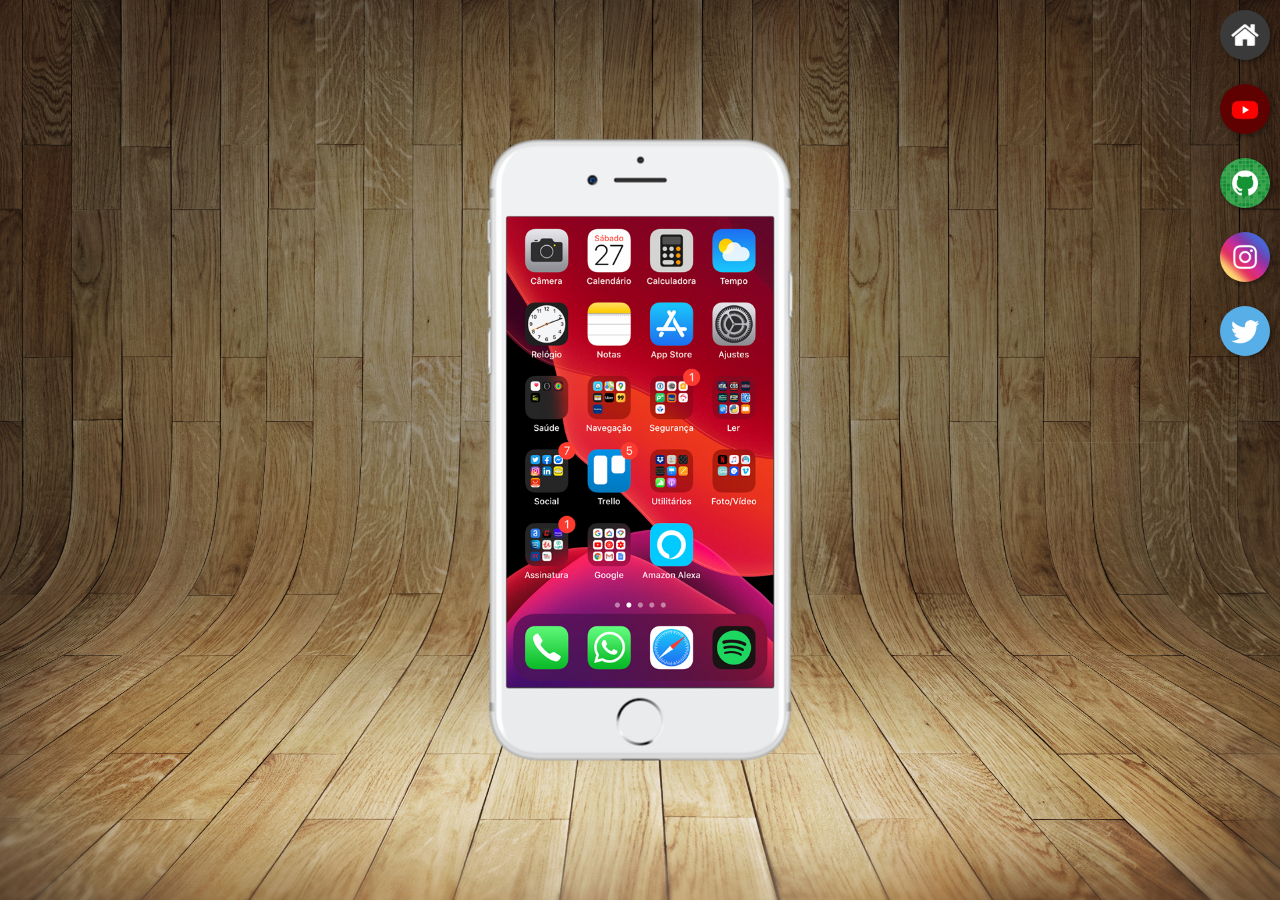
<file: index.html>
<!DOCTYPE html>
<html lang="pt-br">
<head>
    <meta charset="UTF-8">
    <meta http-equiv="X-UA-Compatible" content="IE=edge">
    <meta name="viewport" content="width=device-width, initial-scale=1.0">
    <link rel="shortcut icon" href="favicon.ico" type="image/x-icon">
    <title>Projeto Redes Sociais</title>
    <link rel="stylesheet" href="style.css">
</head>
<body>
    <main>
        <section id="telefone">
            <iframe src="home.html" name="tela" id="tela" frameborder="0">
                Seu navegador não é compatível com isso.
            </iframe>
        </section>
        <section id="redes-sociais">
            <a href="home.html" target="tela"><img src="imagens/logo-home.jpg" alt="Home"></a><br>
            <a href="youtube.html" target="tela"><img src="imagens/logo-youtube.jpg" alt="Youtube"></a><br>
            <a href="github.html" target="tela"><img src="imagens/logo-github.jpg" alt="GitHub"></a><br>
            <a href="insta.html" target="tela"><img src="imagens/logo-instagram.jpg" alt="Instagram"></a><br>
            <a href="twitter.html" target="tela"><img src="imagens/logo-twitter.jpg" alt="Twitter"></a>
        </section>
    </main>
</body>
</html>
</file>
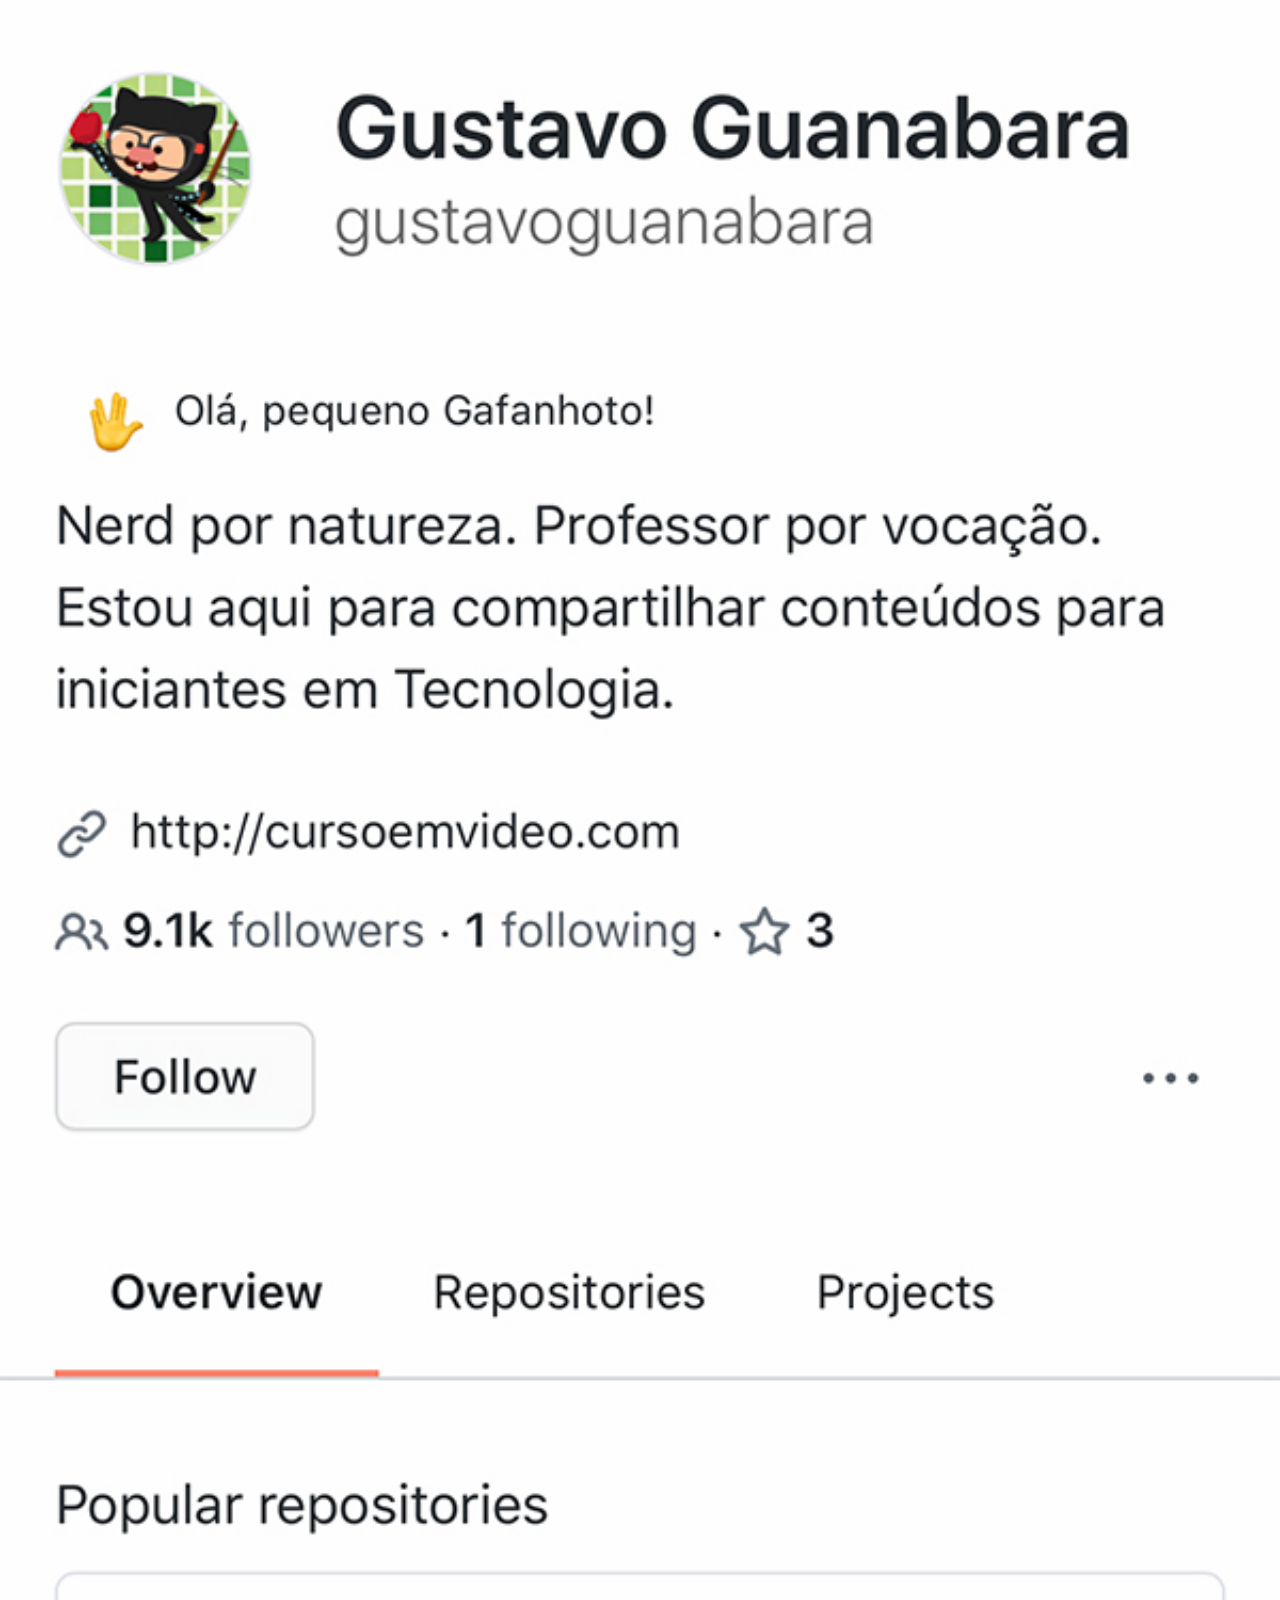
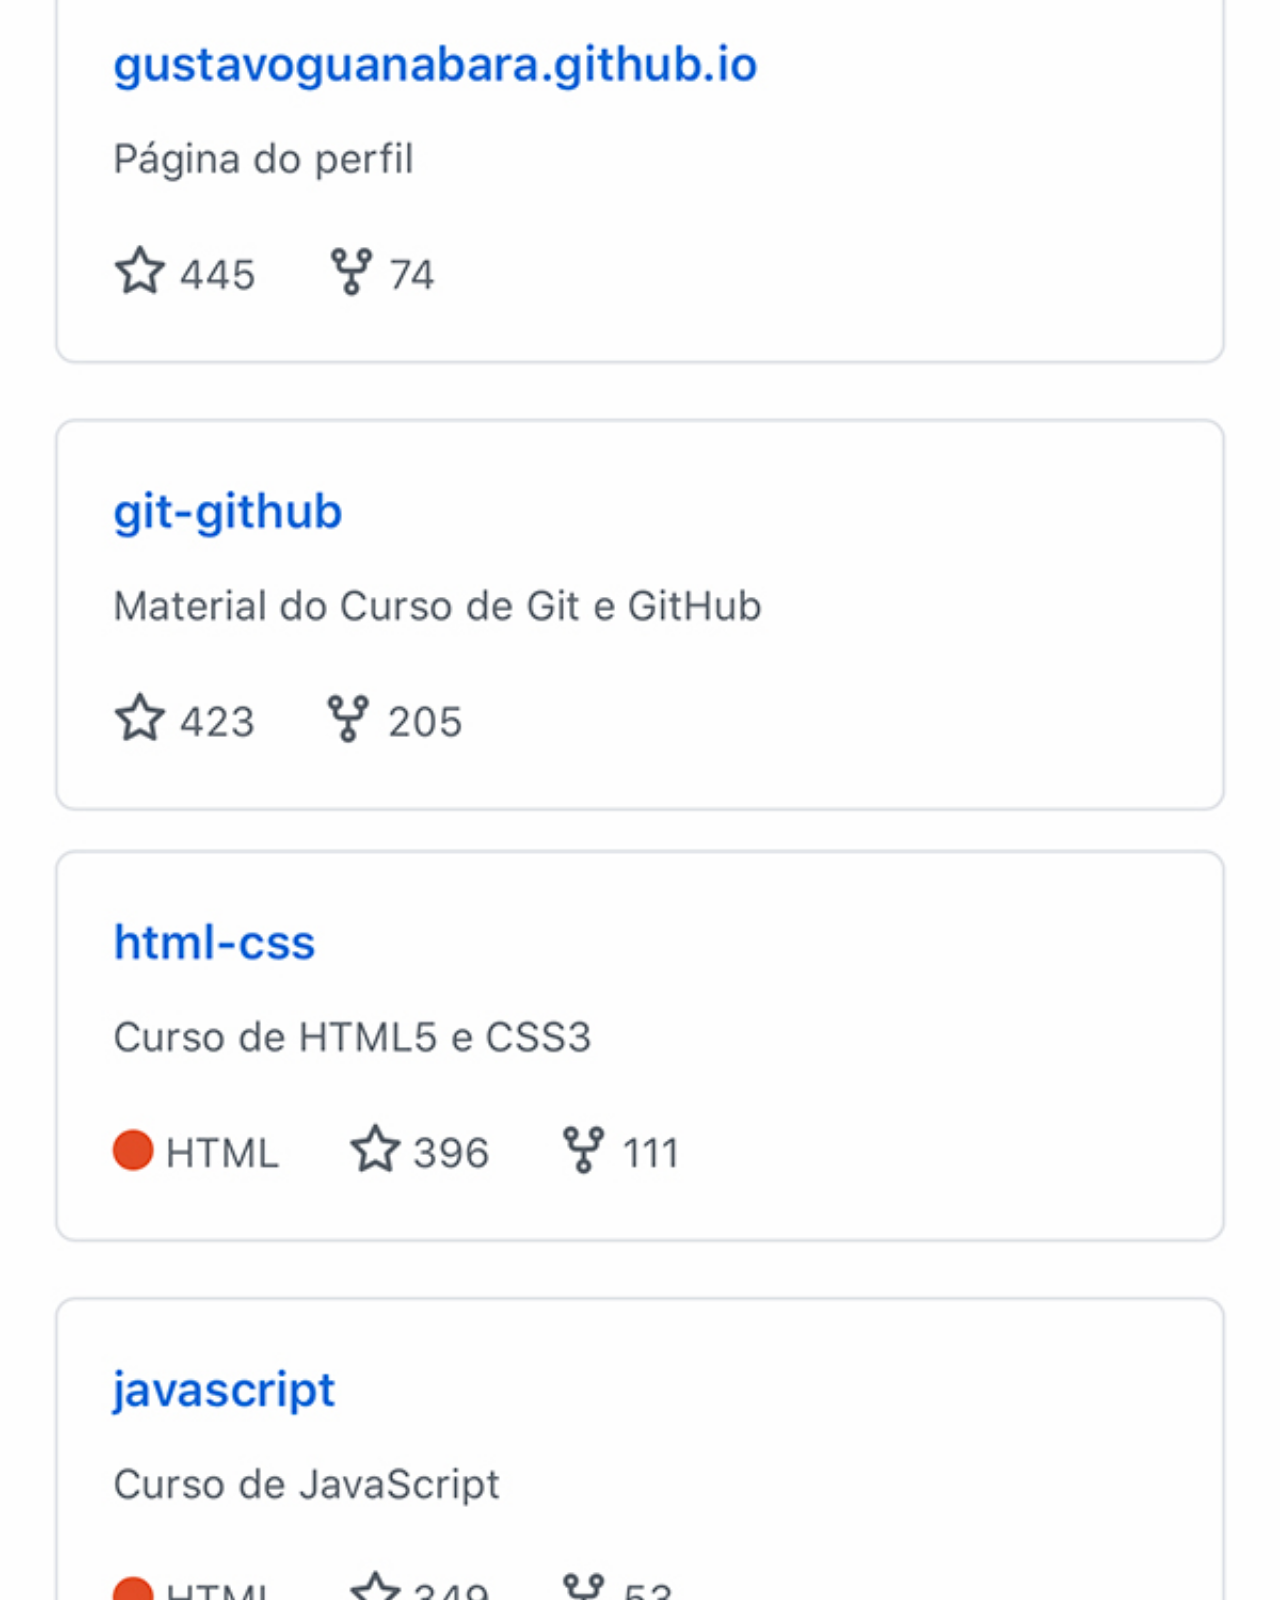
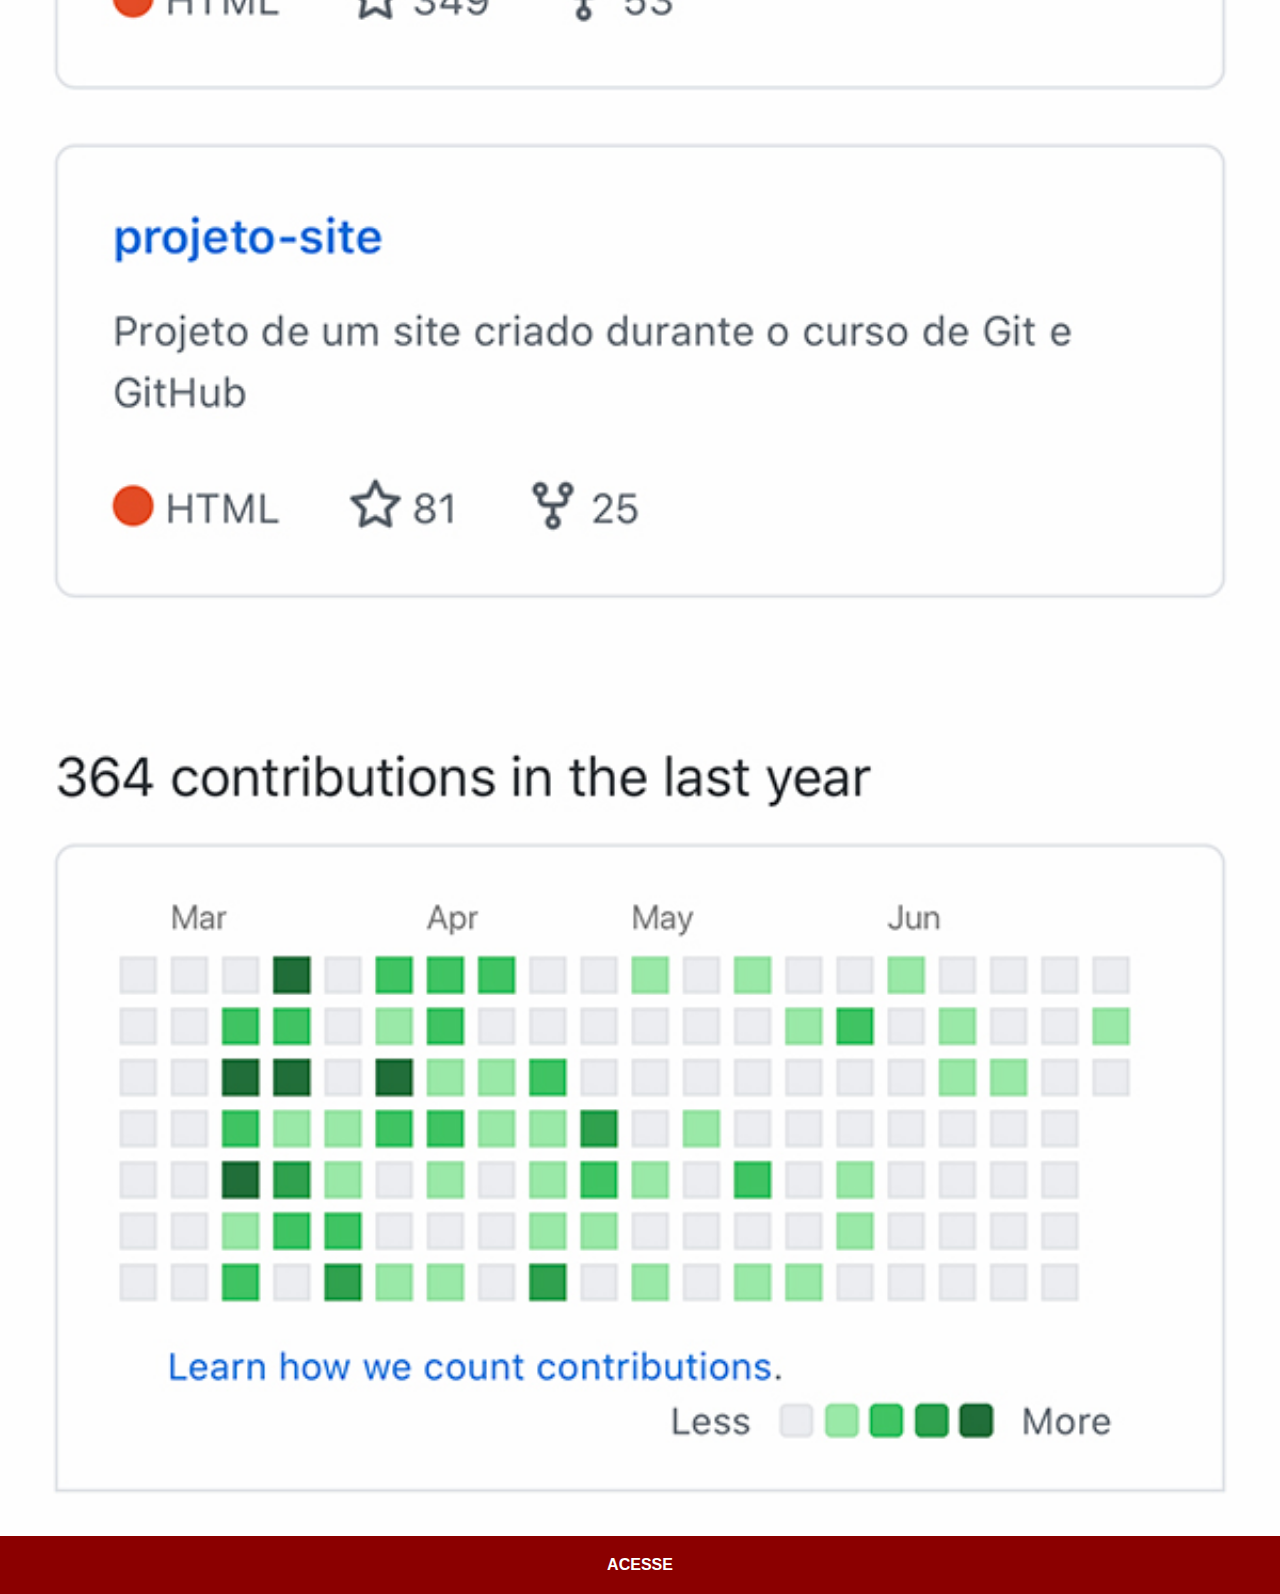
<file: github.html>
<!DOCTYPE html>
<html lang="pt-br">
<head>
    <meta charset="UTF-8">
    <meta http-equiv="X-UA-Compatible" content="IE=edge">
    <meta name="viewport" content="width=device-width, initial-scale=1.0">
    <title>GitHub</title>
    <link rel="stylesheet" href="social.css">
</head>
<body>
    <img src="imagens/tela-github.jpg" alt="GitHub">
    <a href="https://github.com/gustavoguanabara/" target="_blank">ACESSE</a>
</body>
</html>
</file>
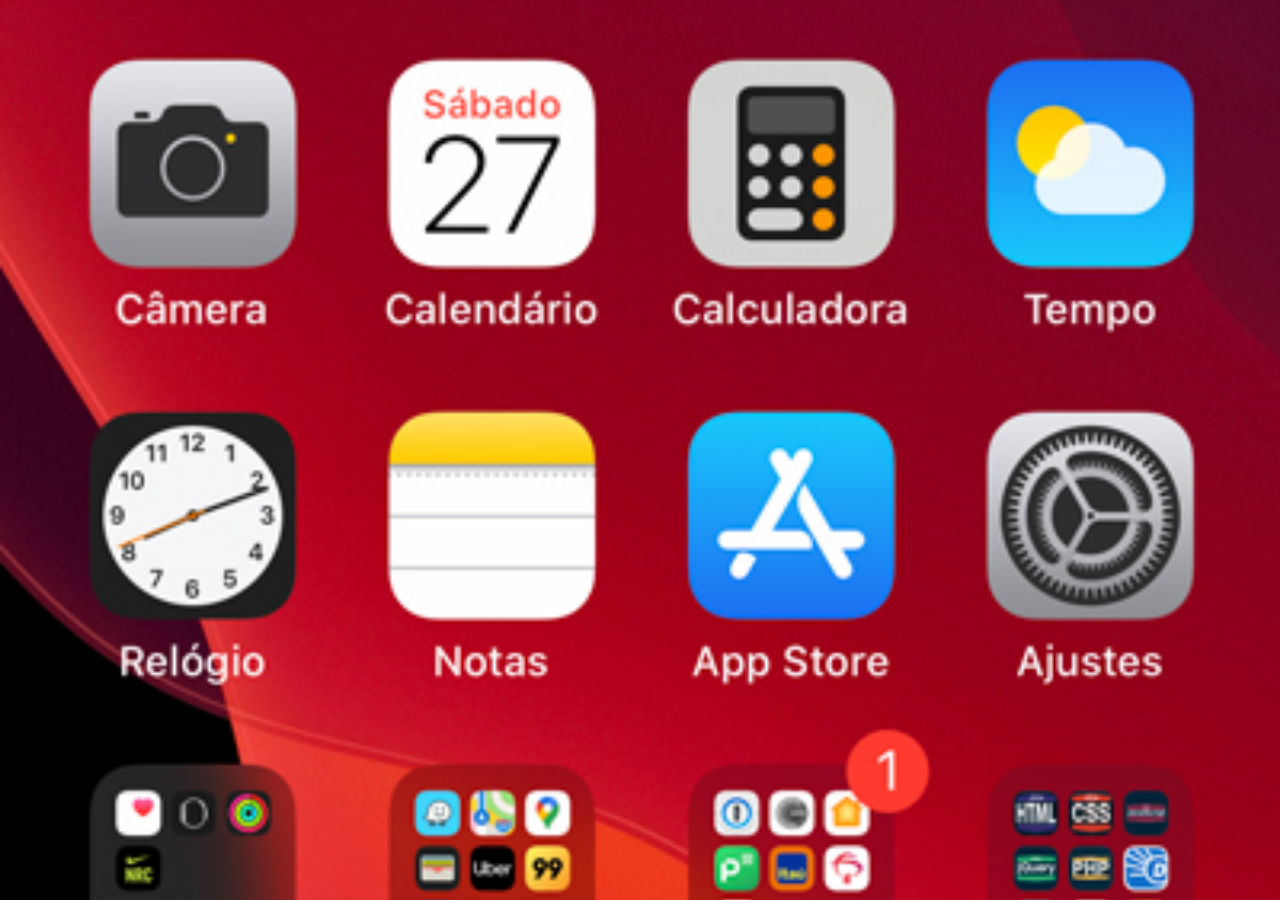
<file: home.html>
<!DOCTYPE html>
<html lang="pt-br">
<head>
    <meta charset="UTF-8">
    <meta http-equiv="X-UA-Compatible" content="IE=edge">
    <meta name="viewport" content="width=device-width, initial-scale=1.0">
    <title>Home</title>
    <style>
        * {
            margin: 0px;
            padding: 0px;
        }

        body {
            width: 100vw;
            height: 100vh;
            background: url(imagens/tela-home.jpg) no-repeat top center;
            background-size: cover;
        }
    </style>
</head>
<body>
    
</body>
</html>
</file>
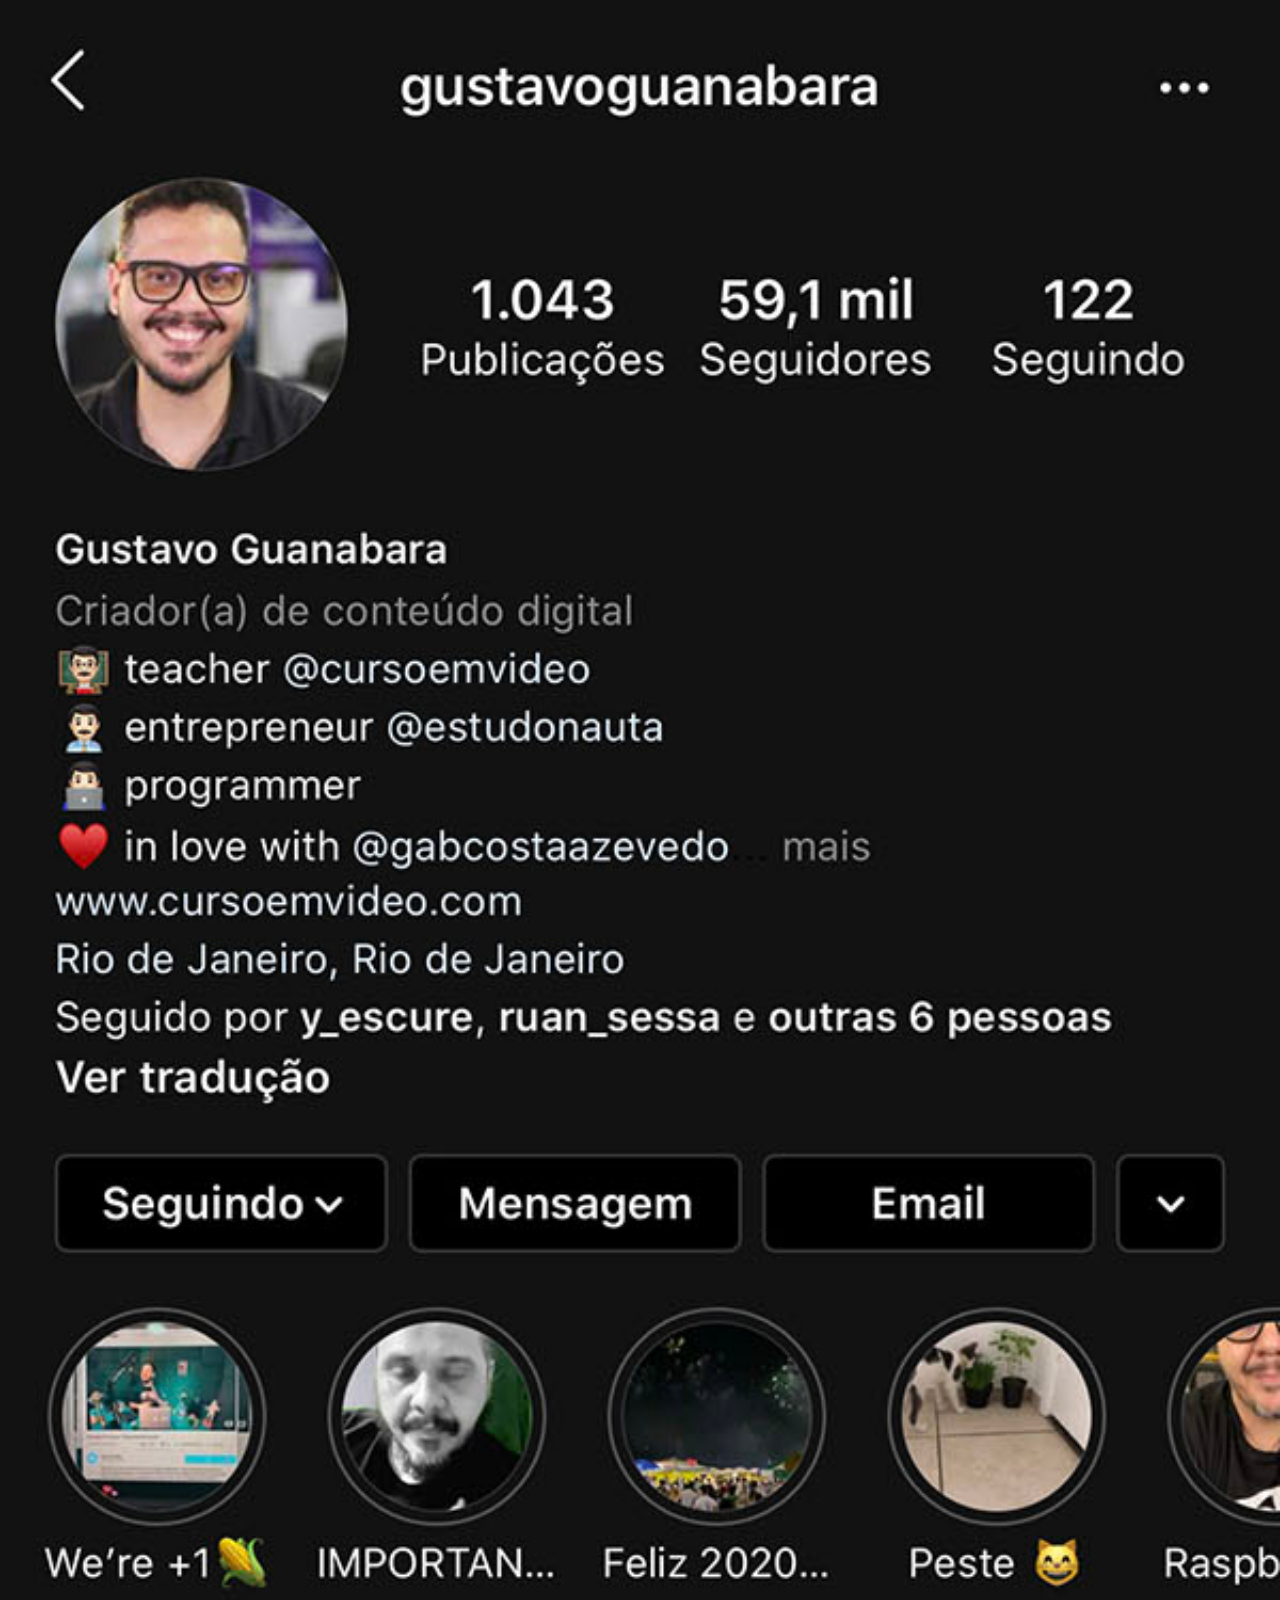
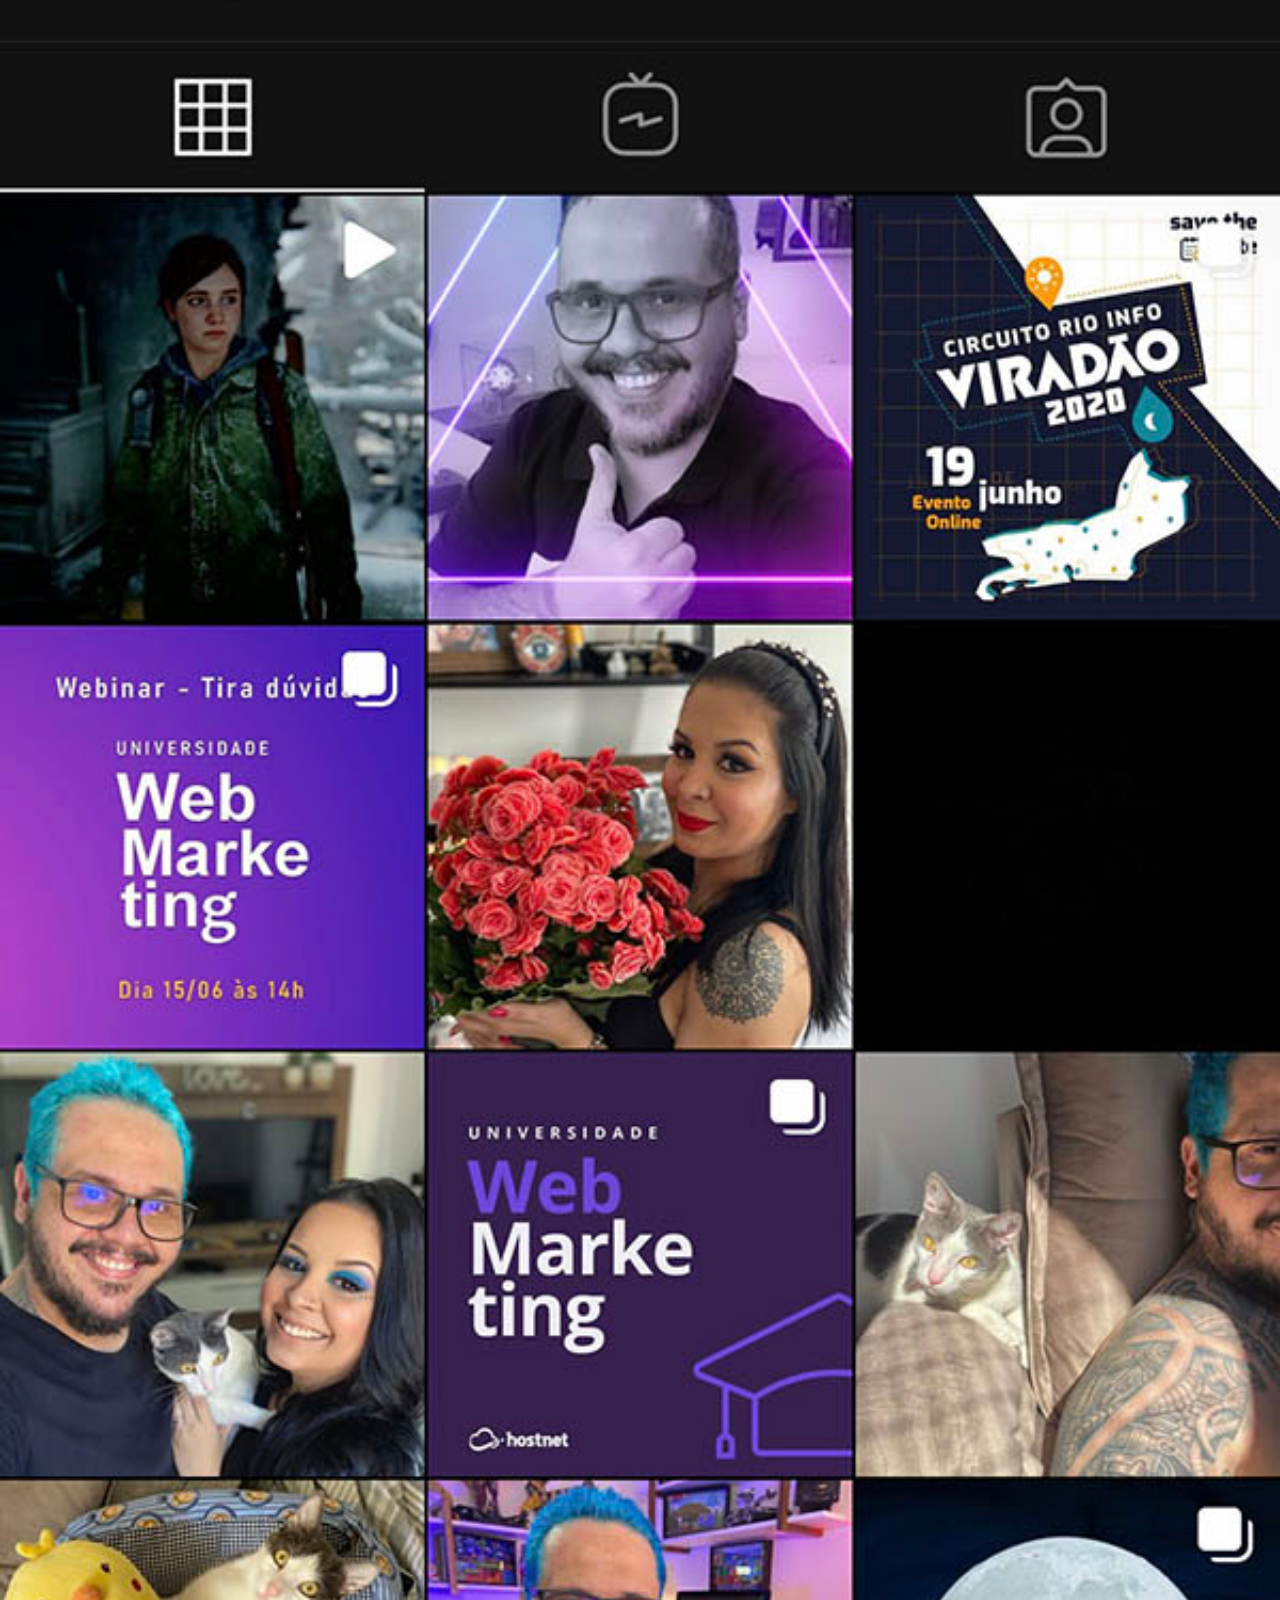
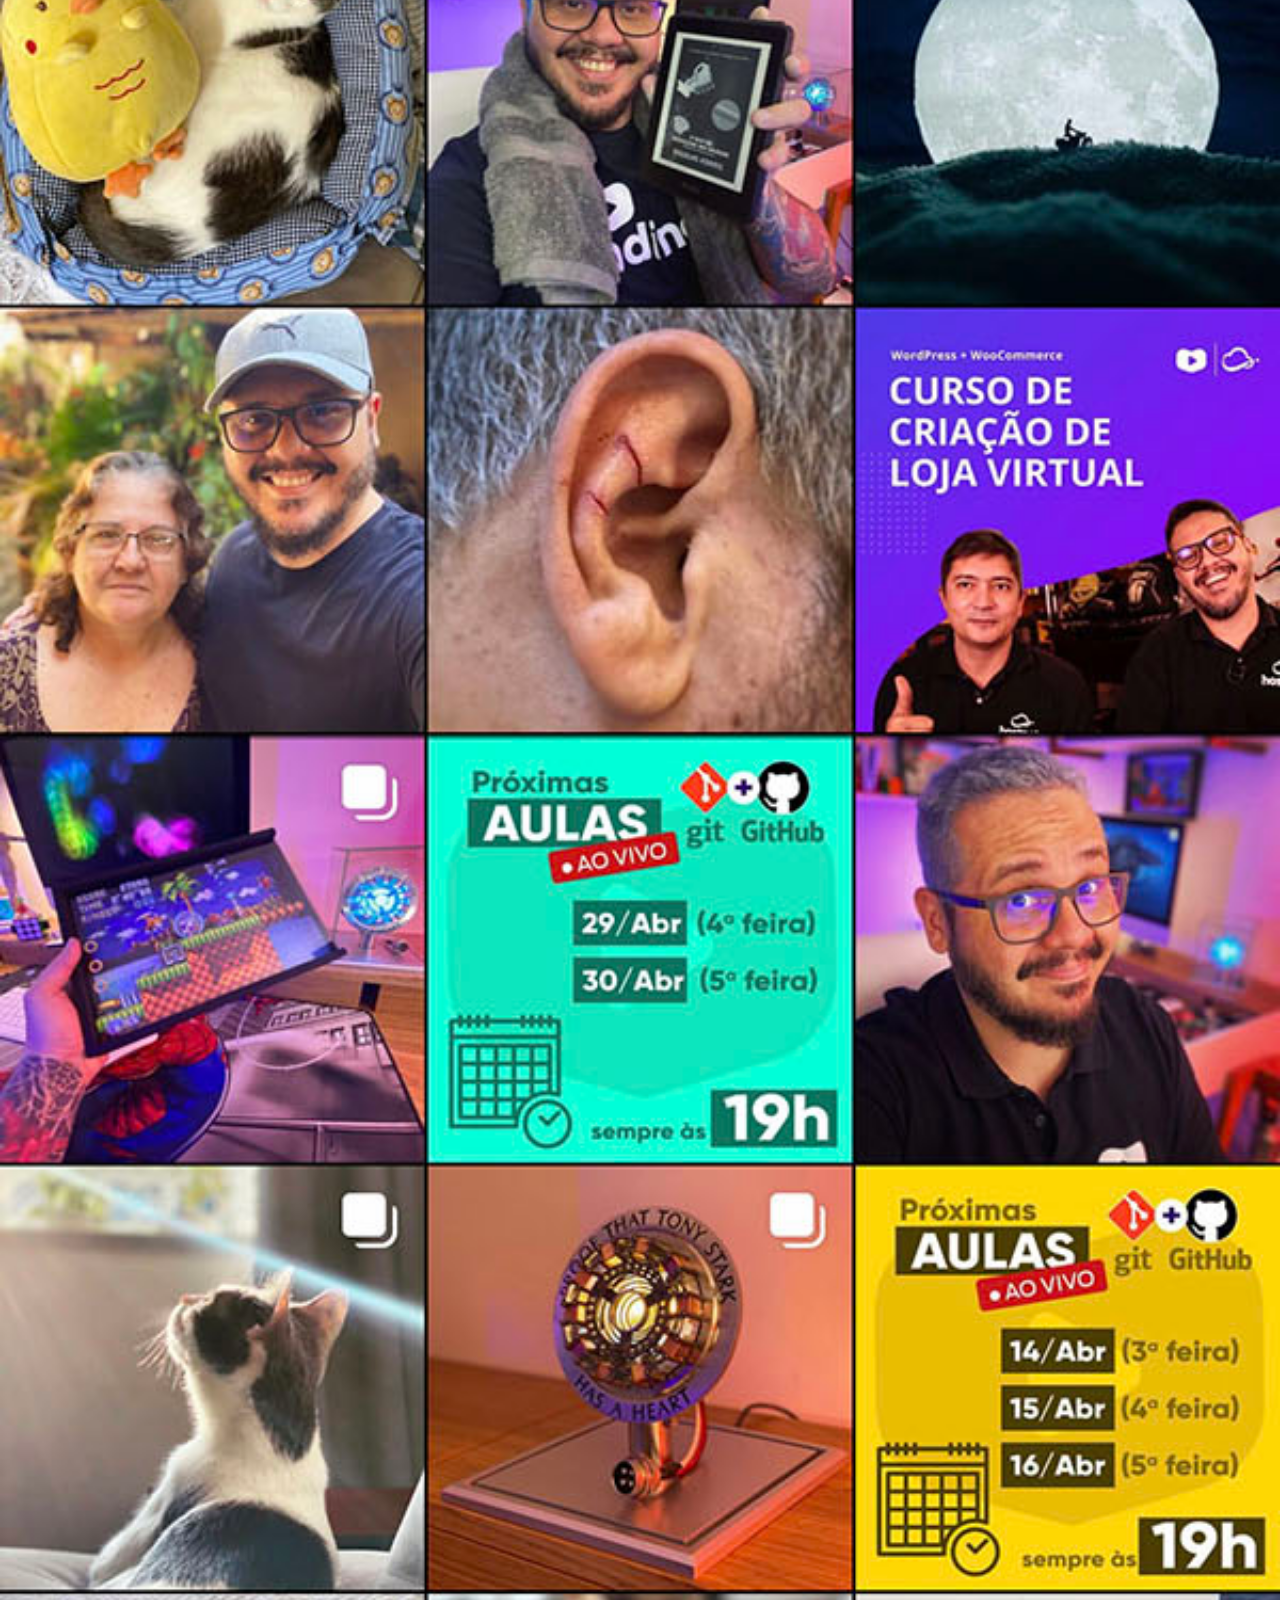
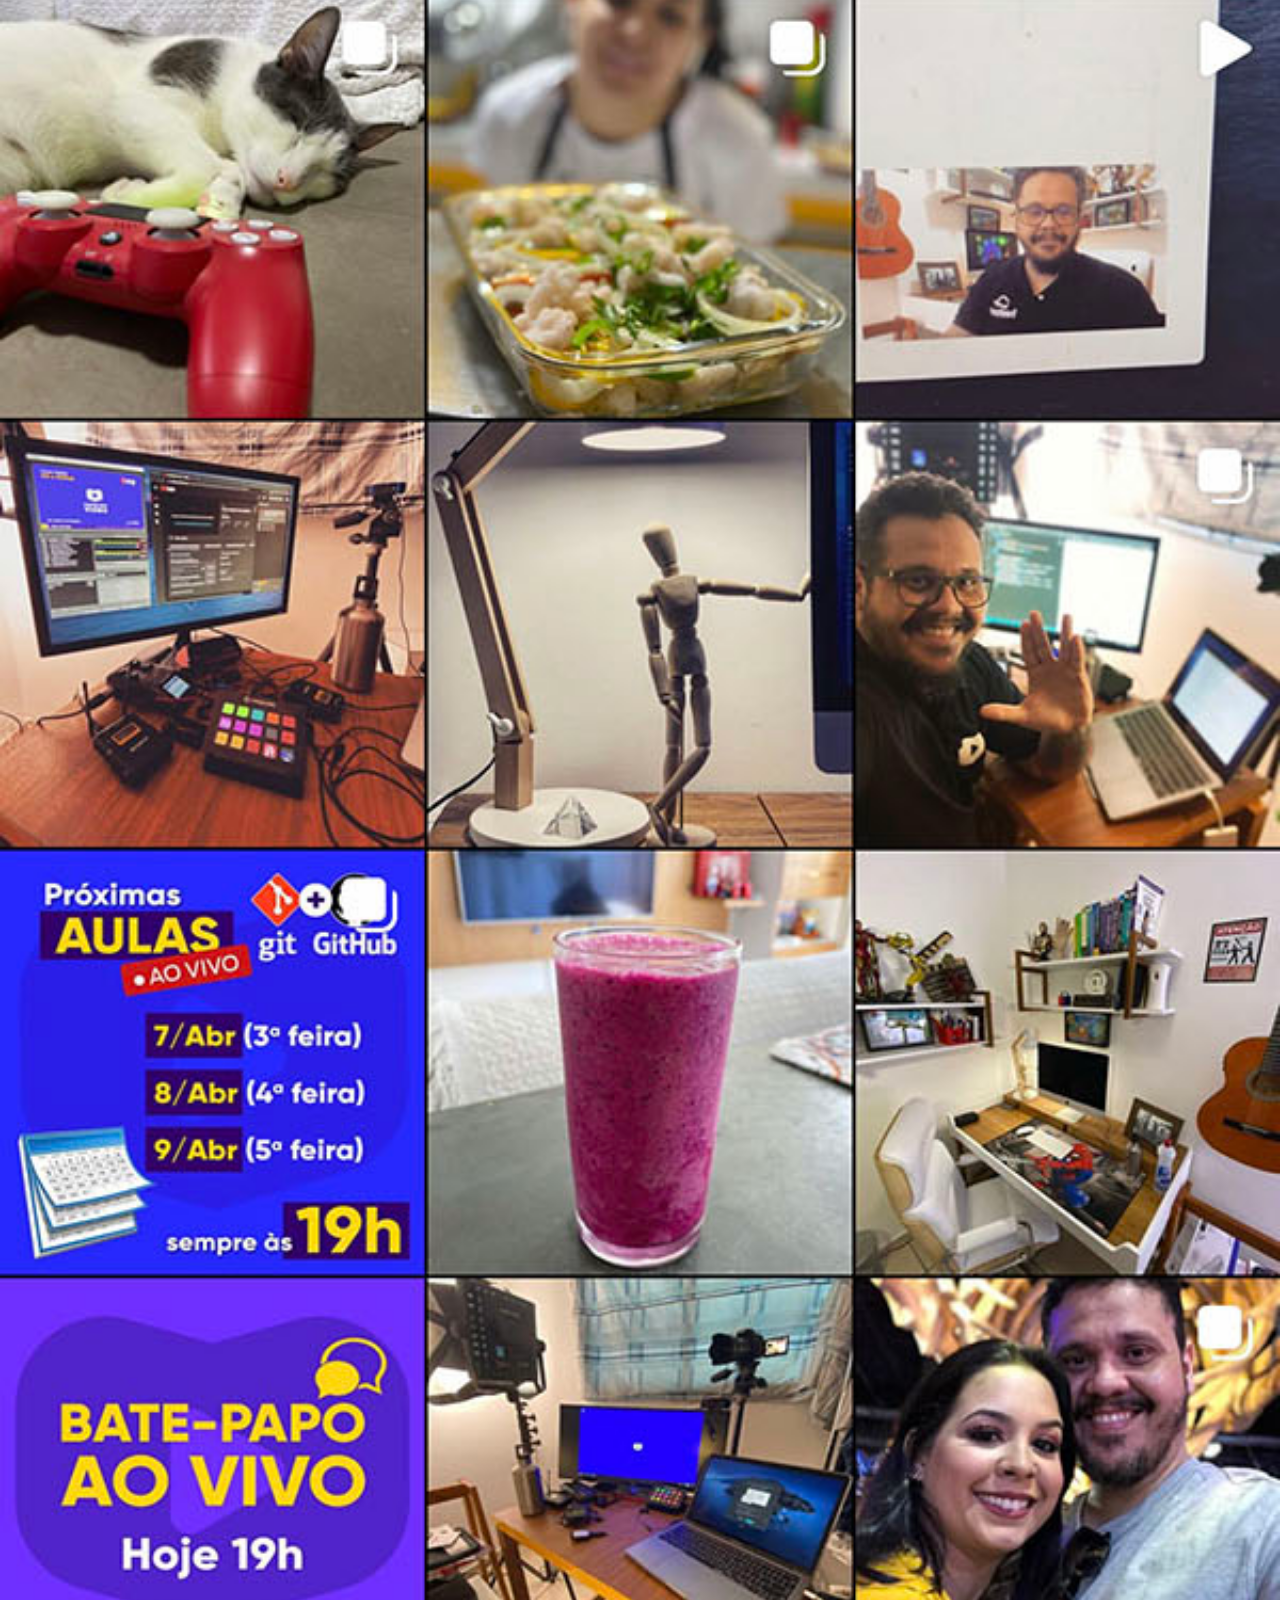
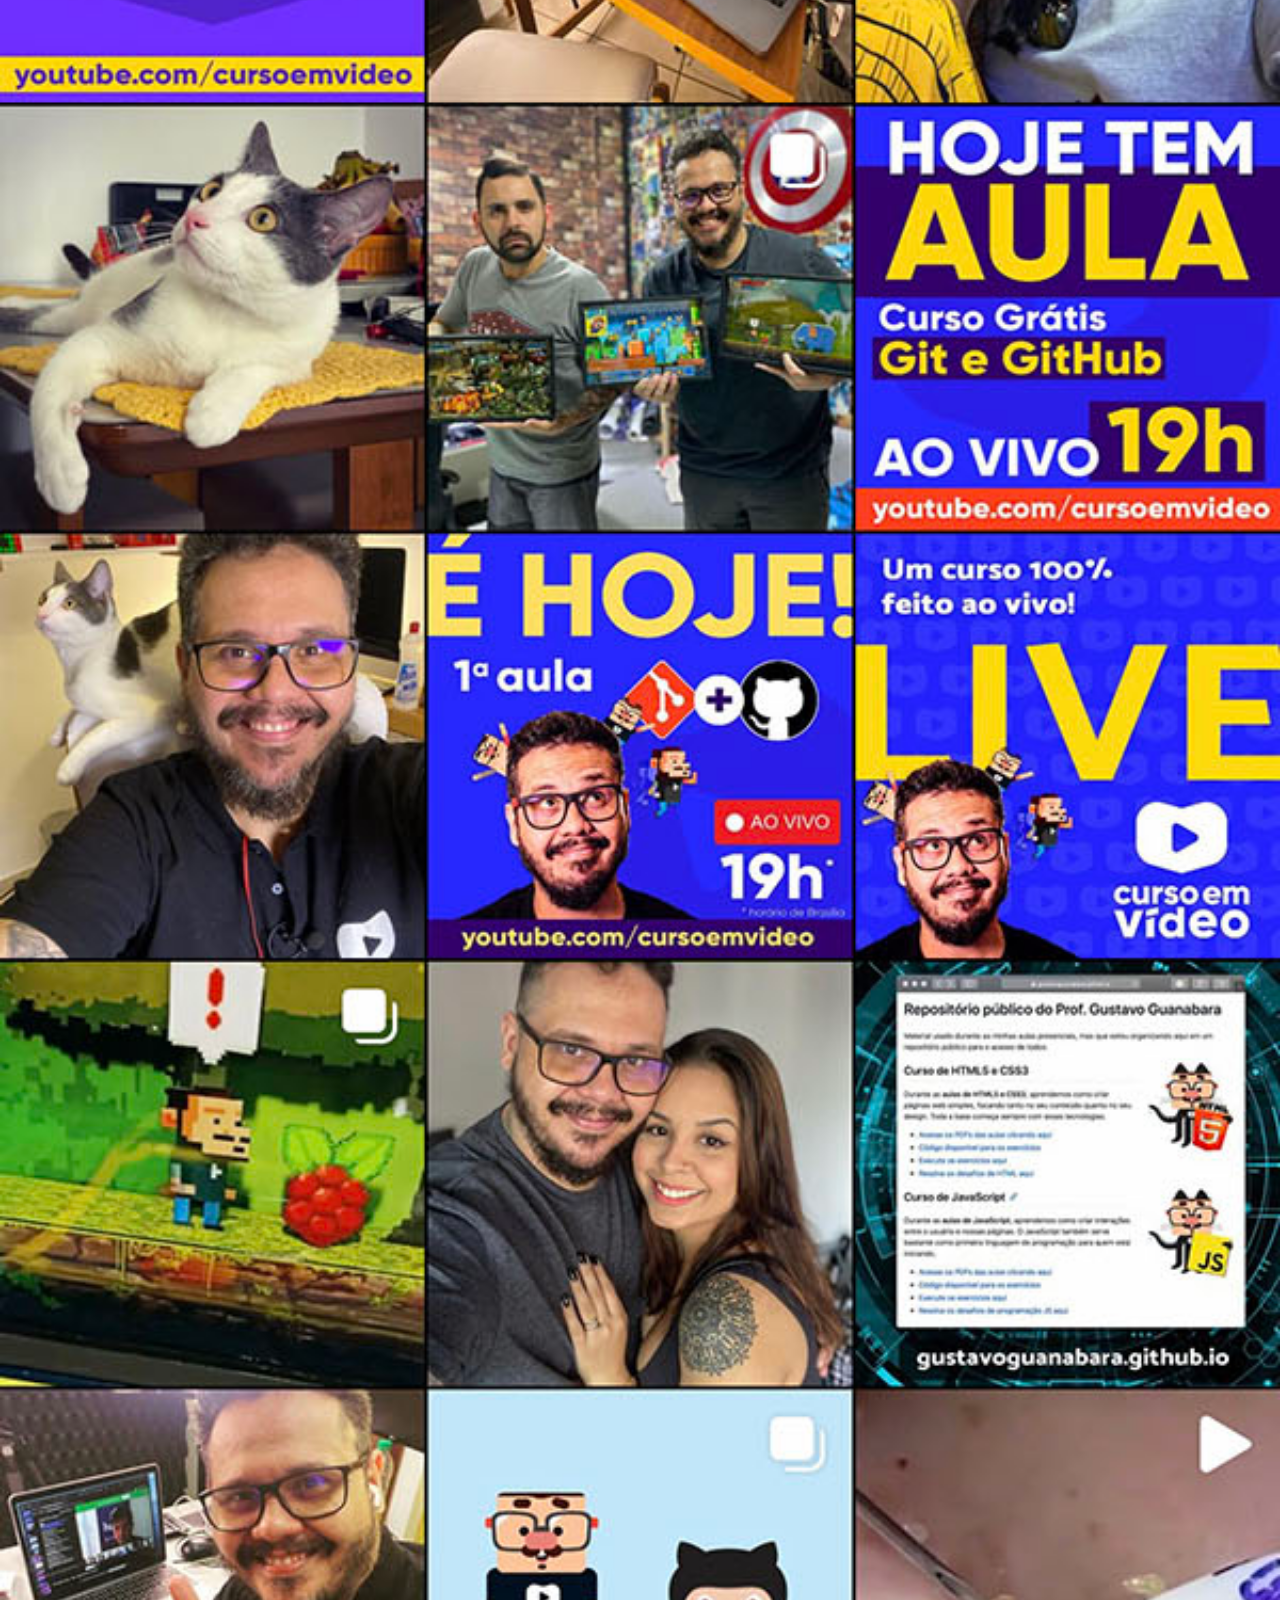
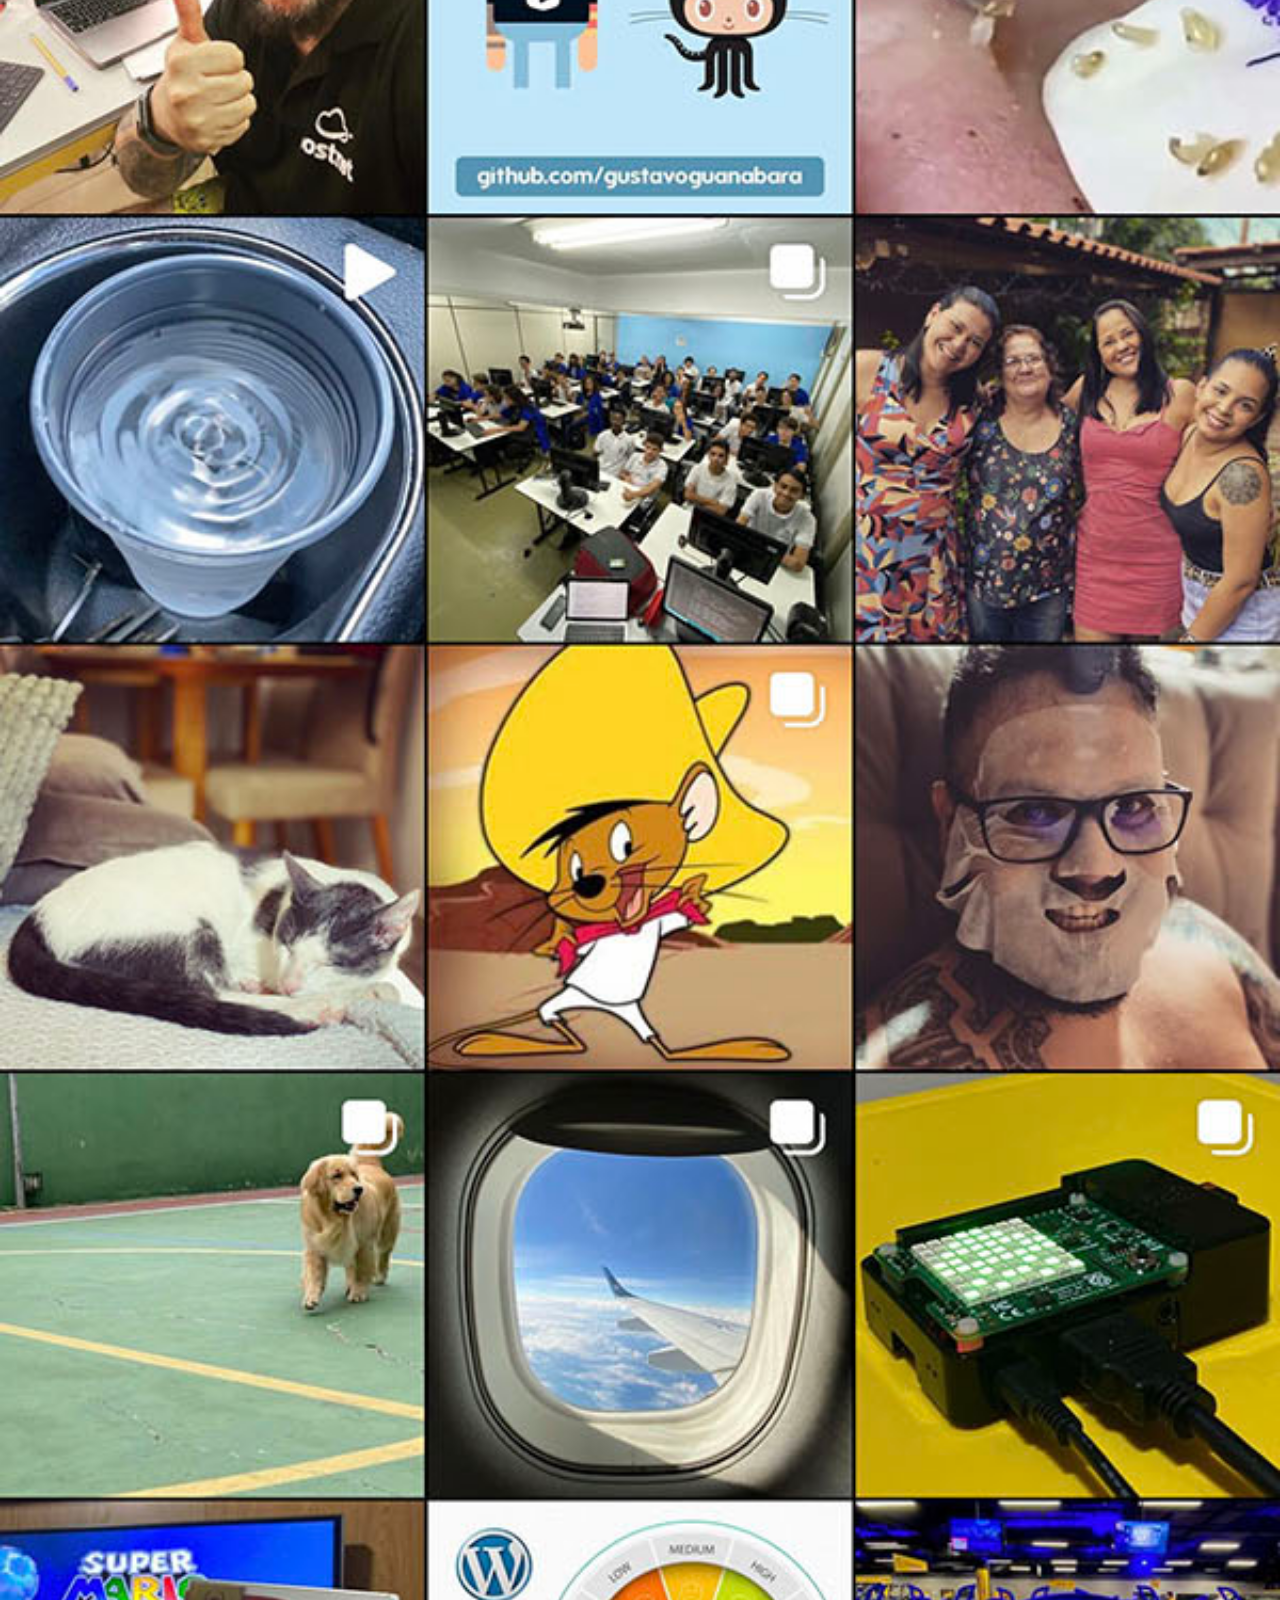
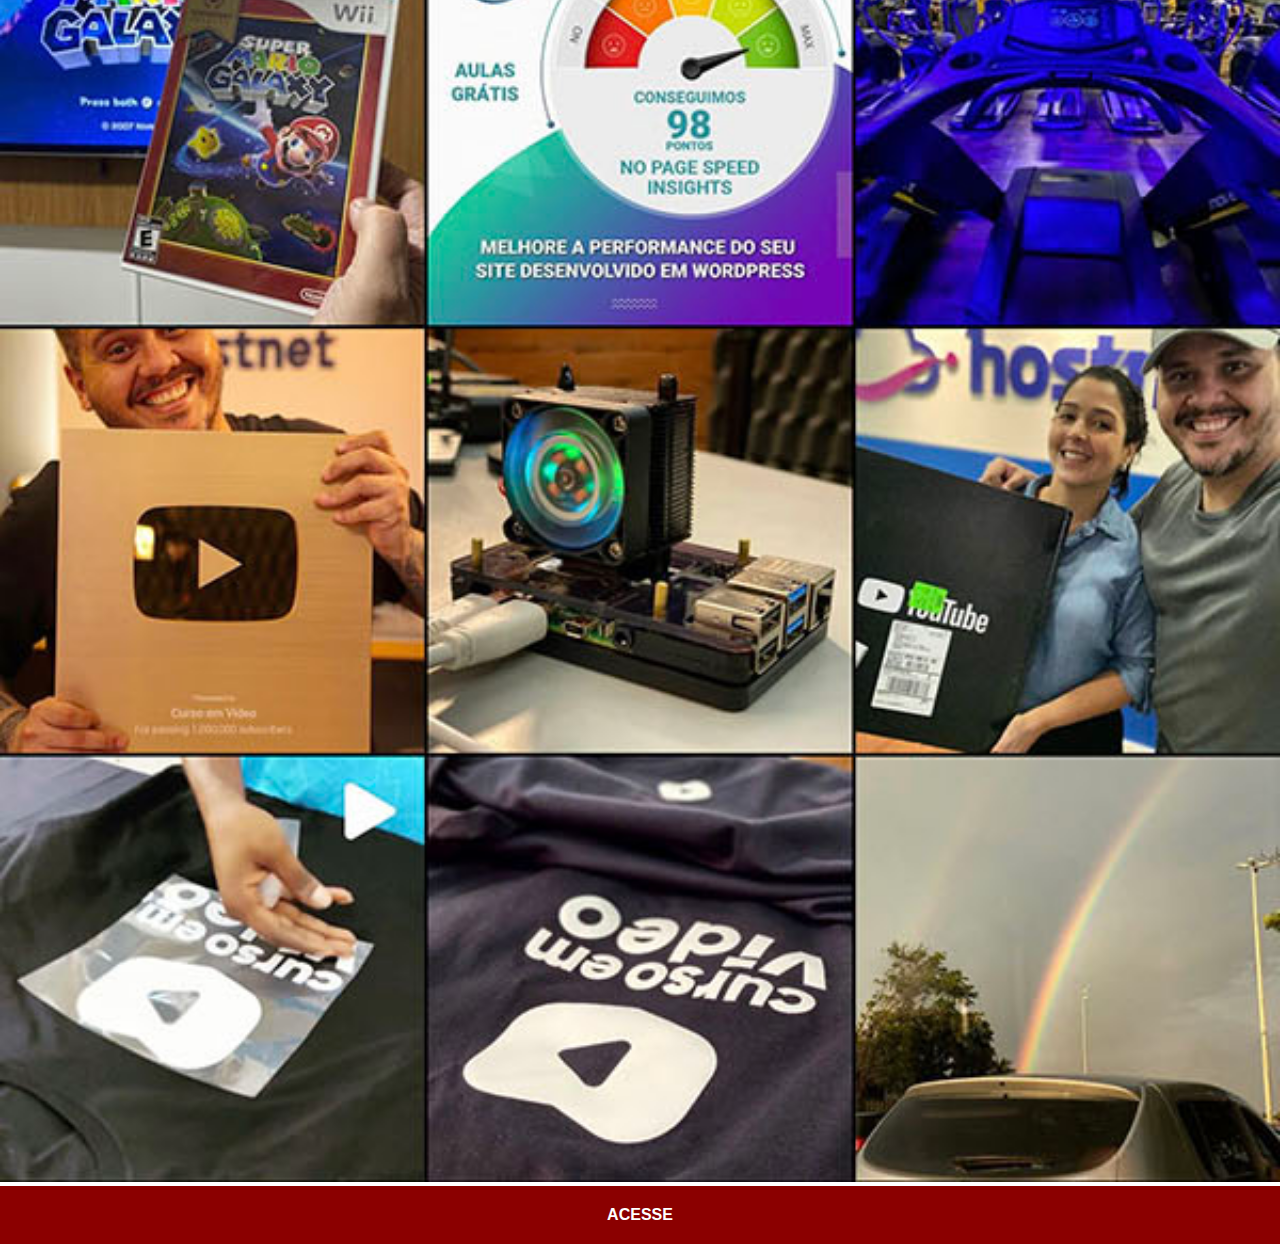
<file: insta.html>
<!DOCTYPE html>
<html lang="pt-br">
<head>
    <meta charset="UTF-8">
    <meta http-equiv="X-UA-Compatible" content="IE=edge">
    <meta name="viewport" content="width=device-width, initial-scale=1.0">
    <title>Instagram</title>
    <link rel="stylesheet" href="social.css">
</head>
<body>
    <img src="imagens/tela-instagram.jpg" alt="Instagram">
    <a href="https://instagram.com/gustavoguanabara/" target="_blank">ACESSE</a>
</body>
</html>
</file>
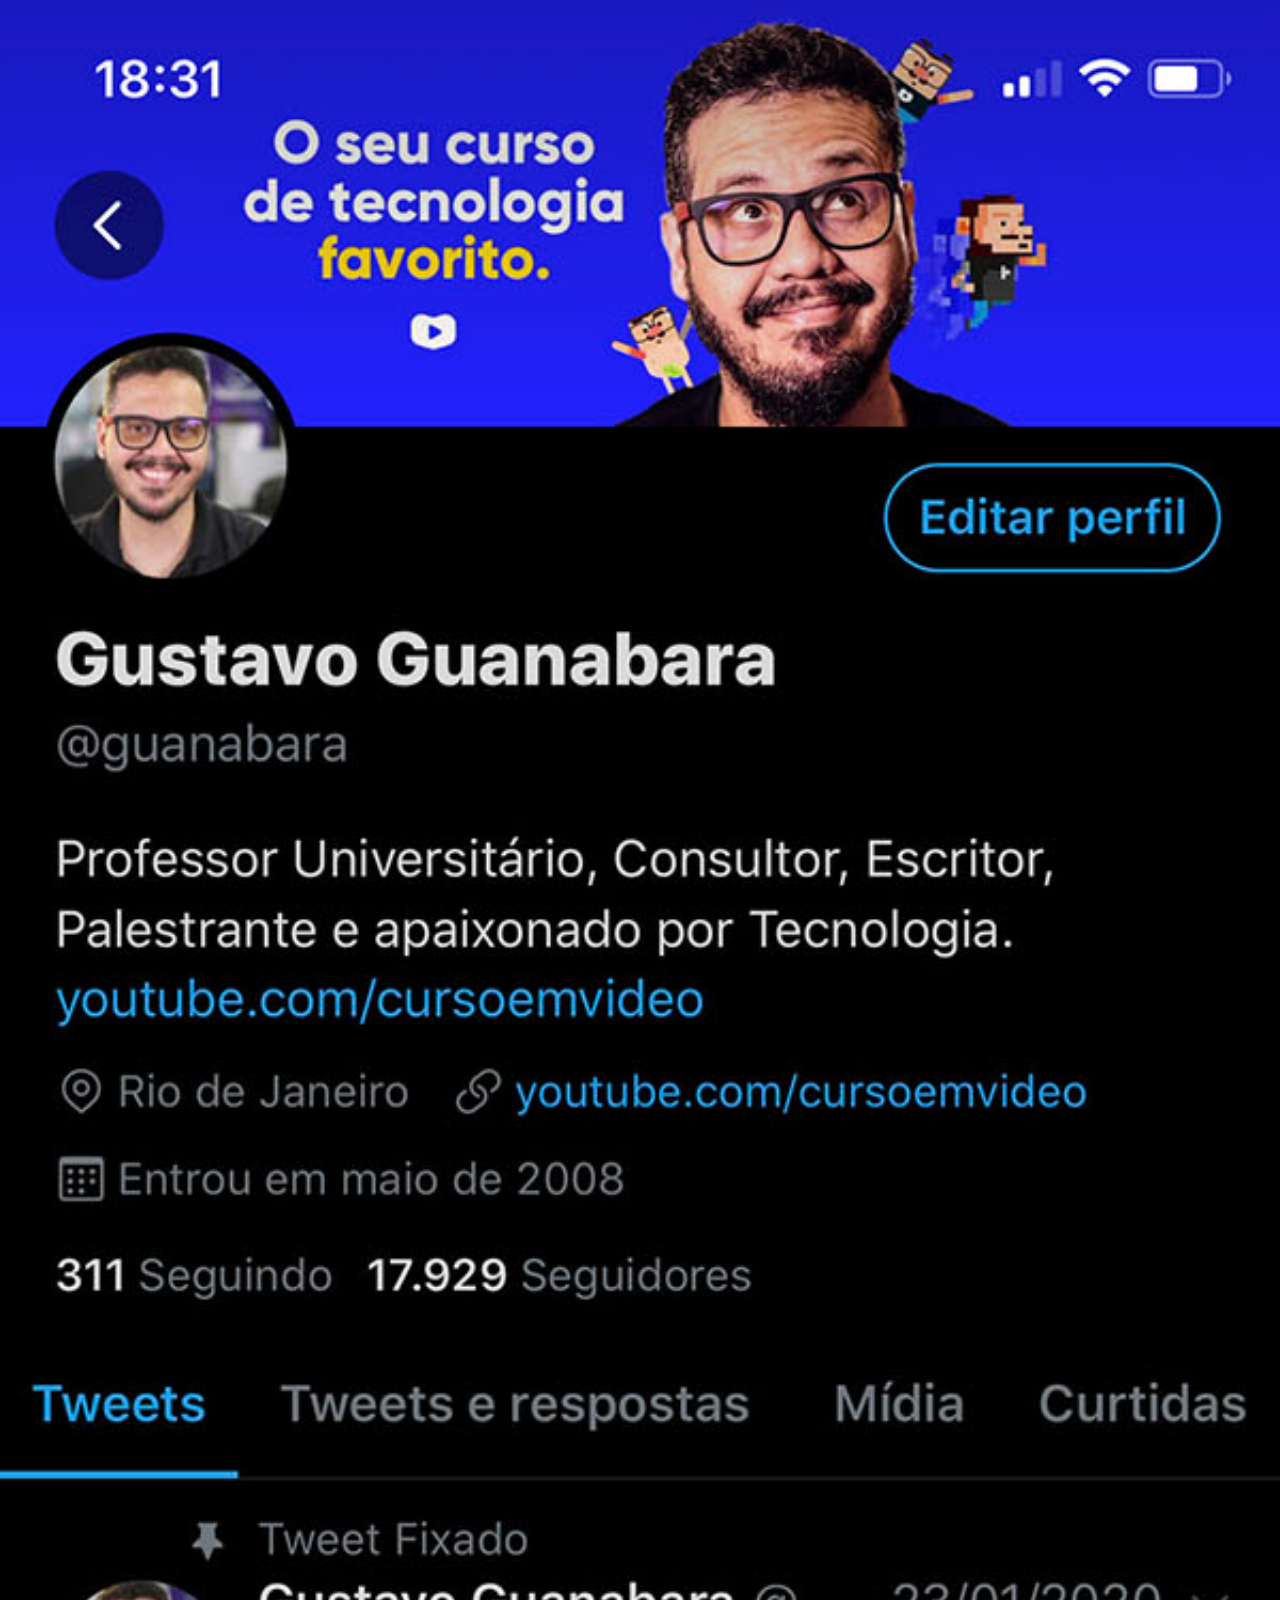
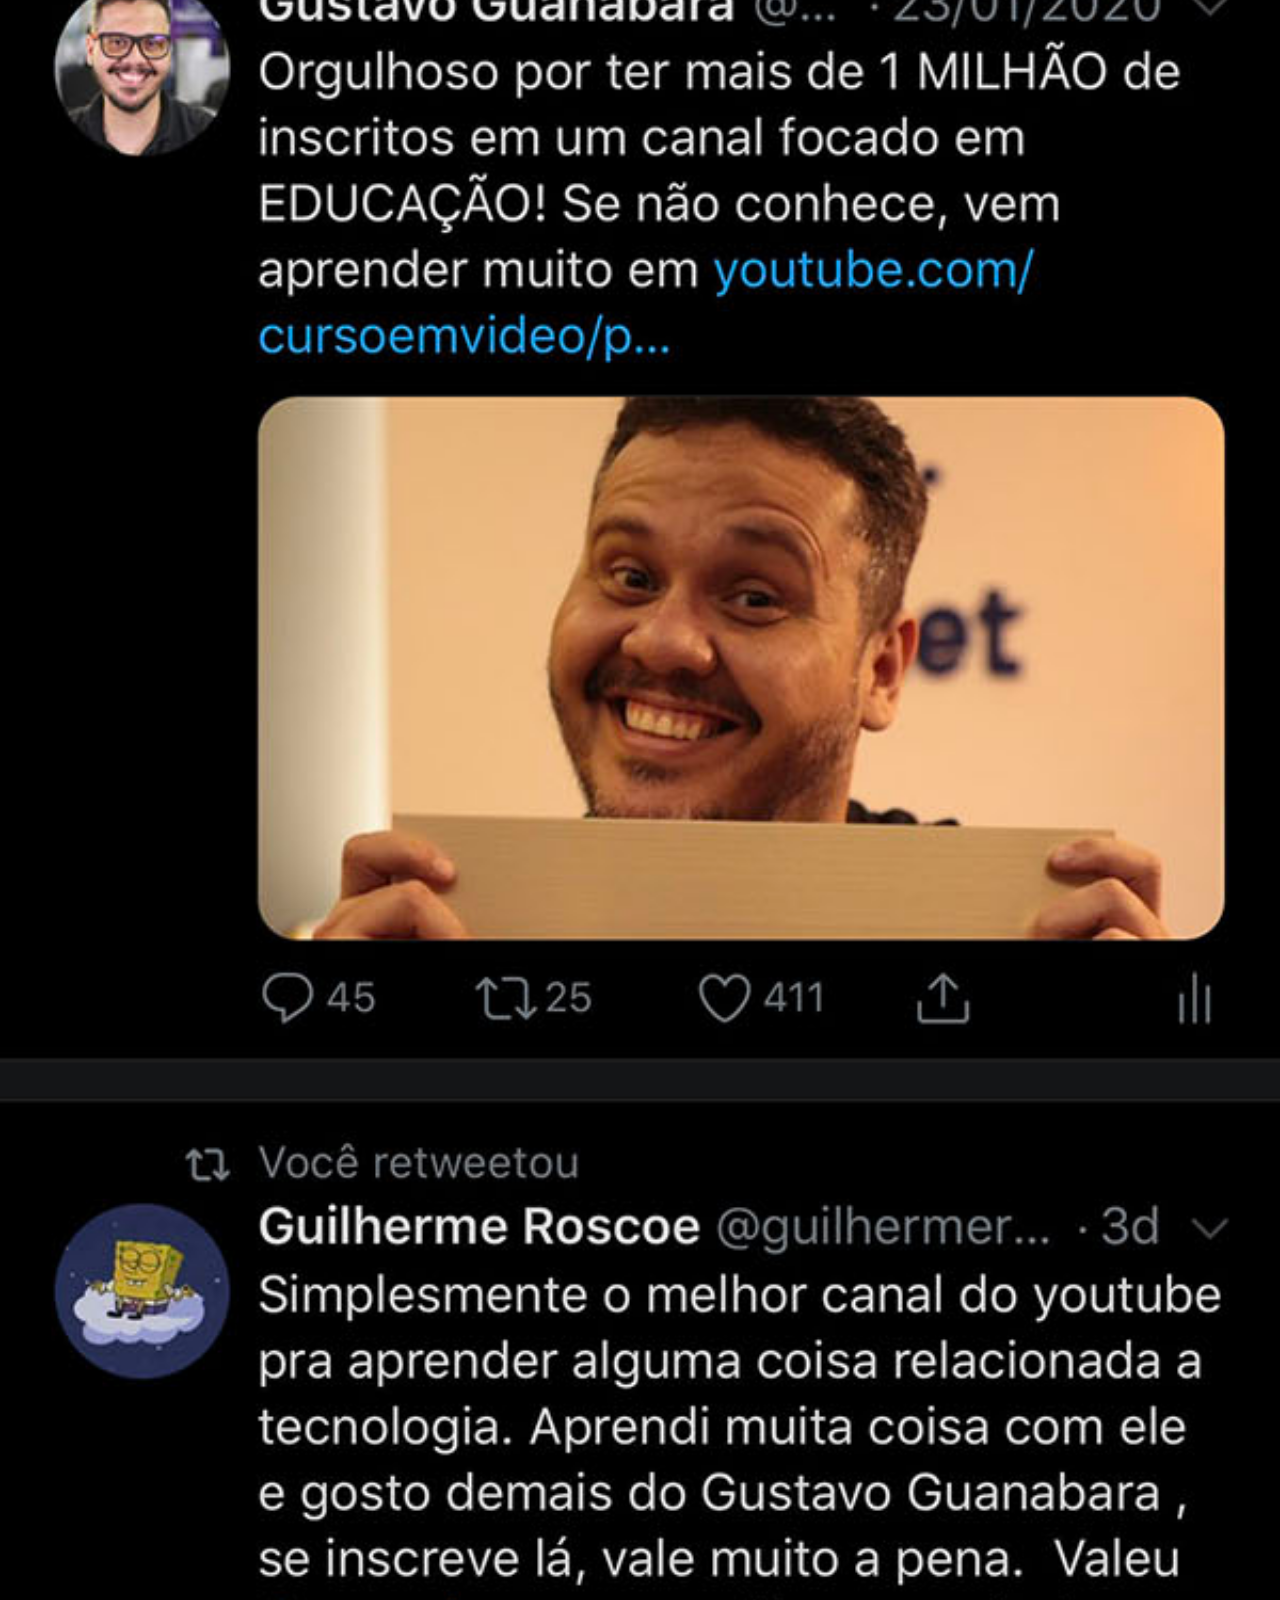
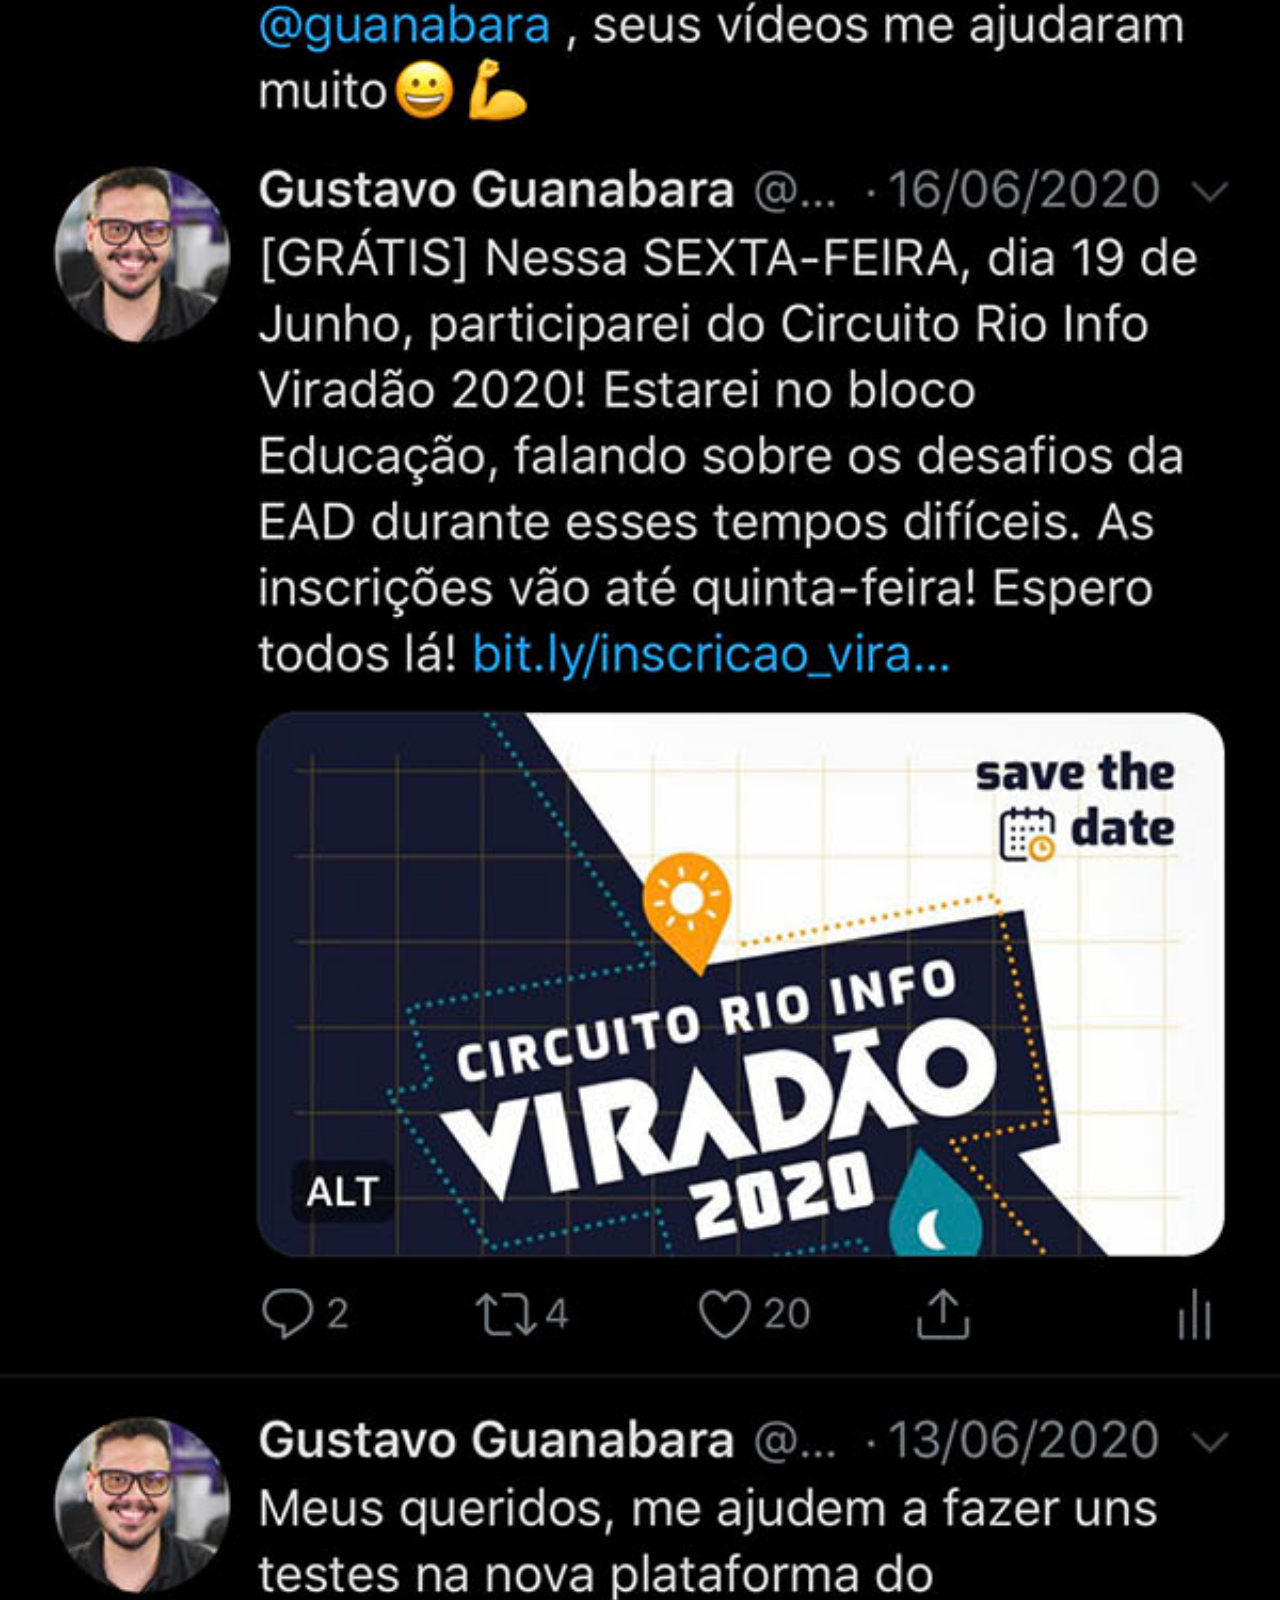
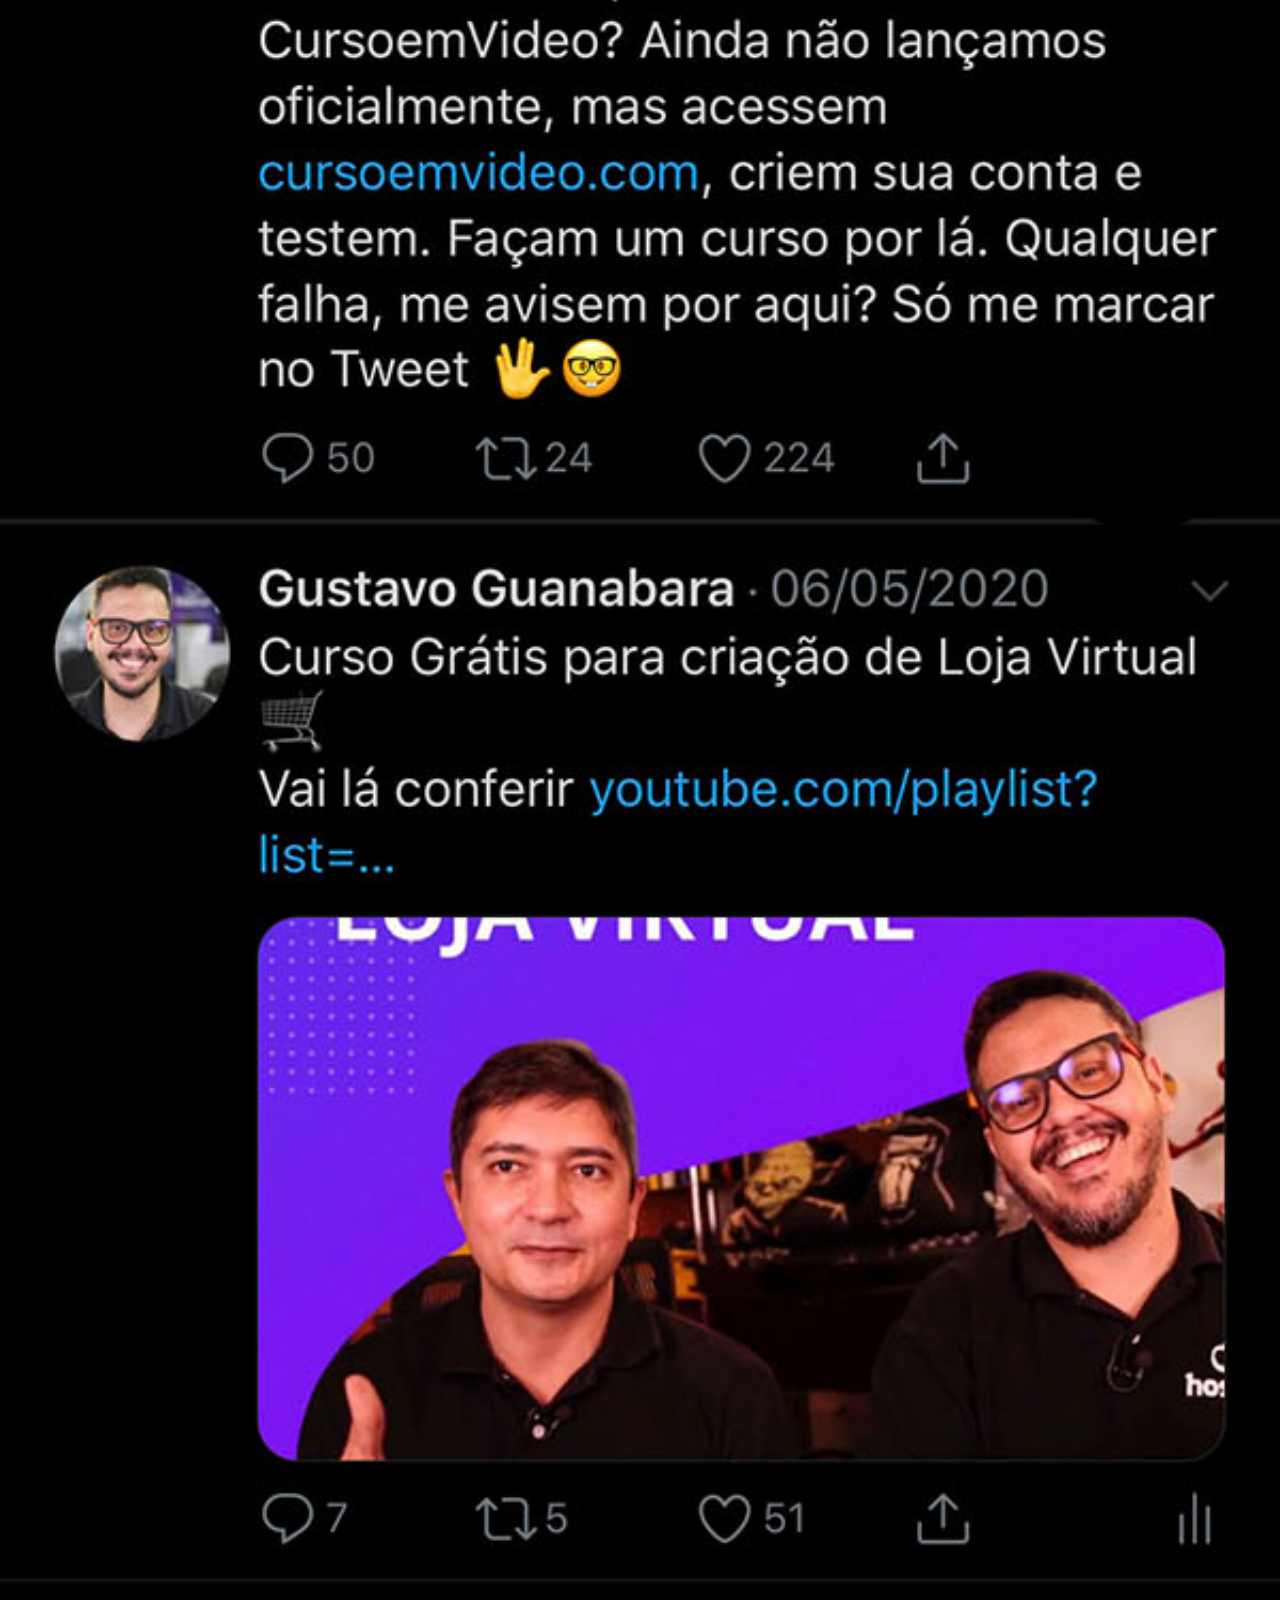
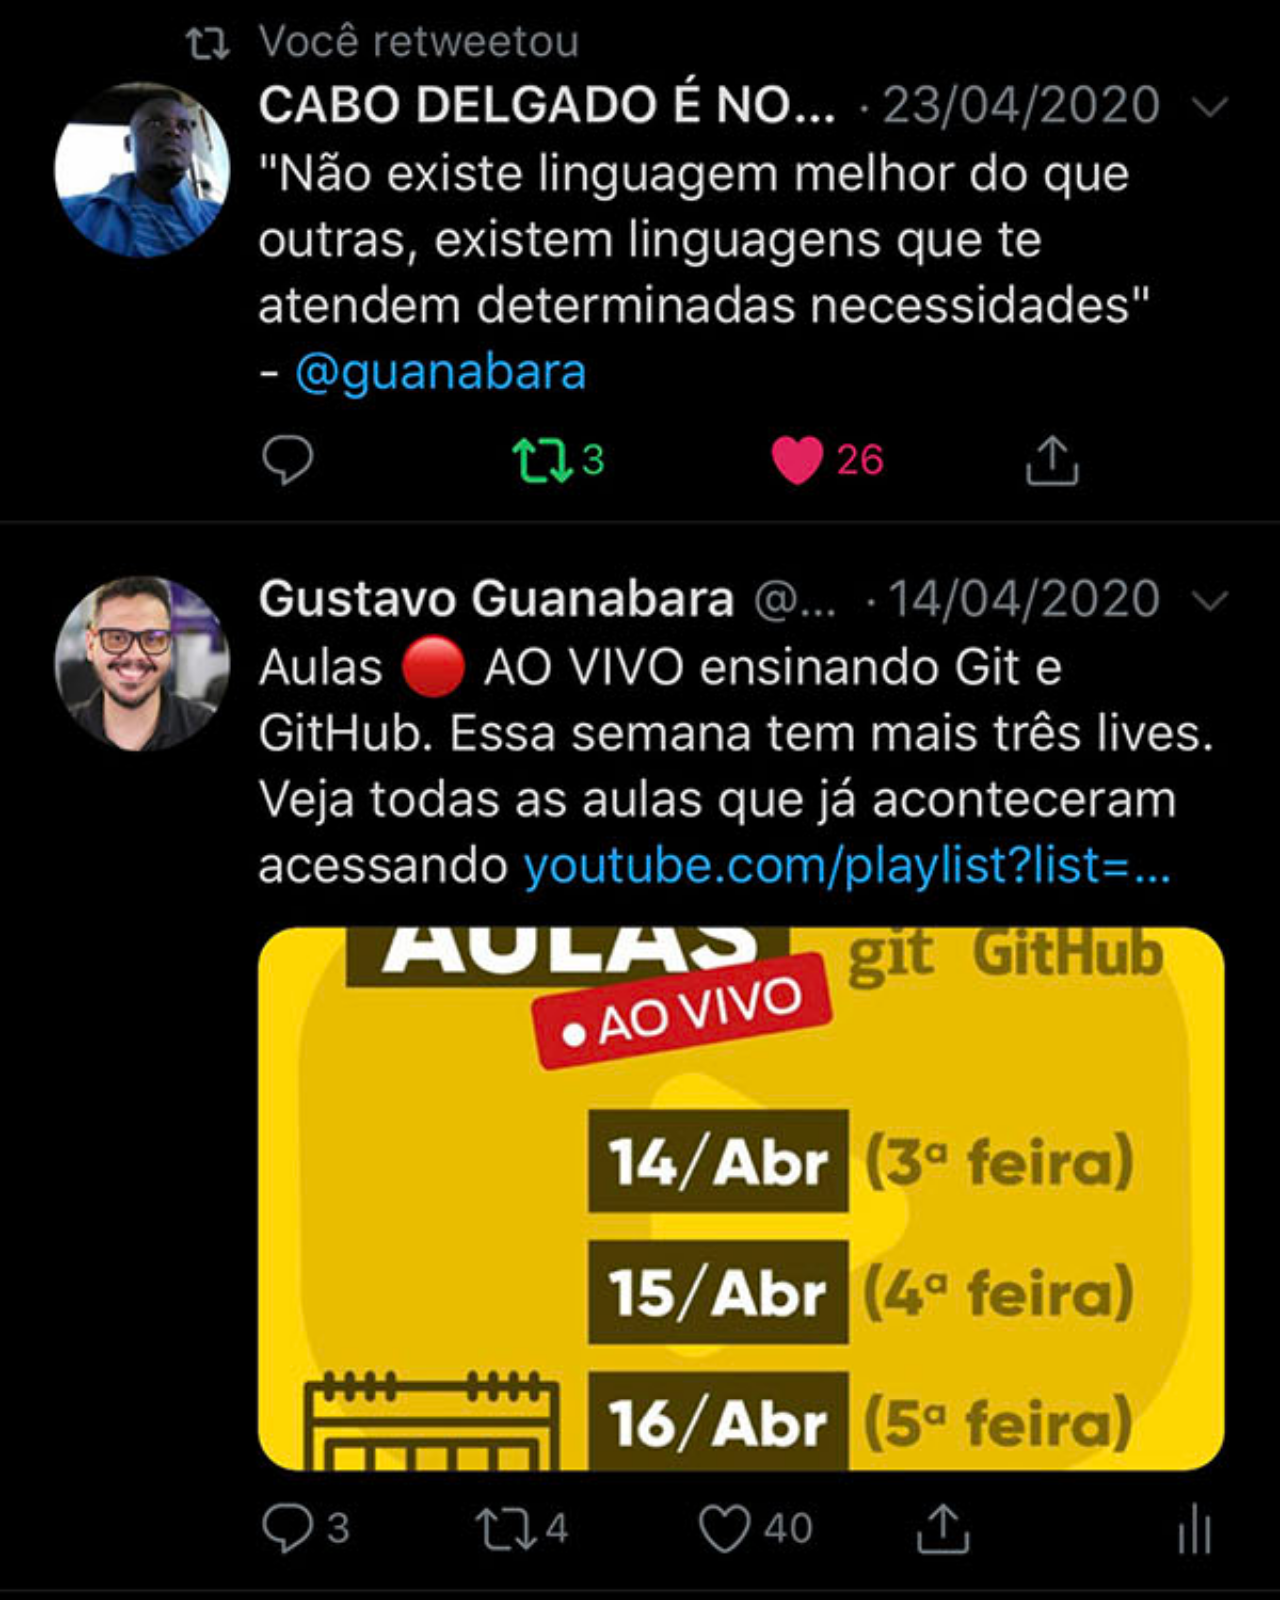
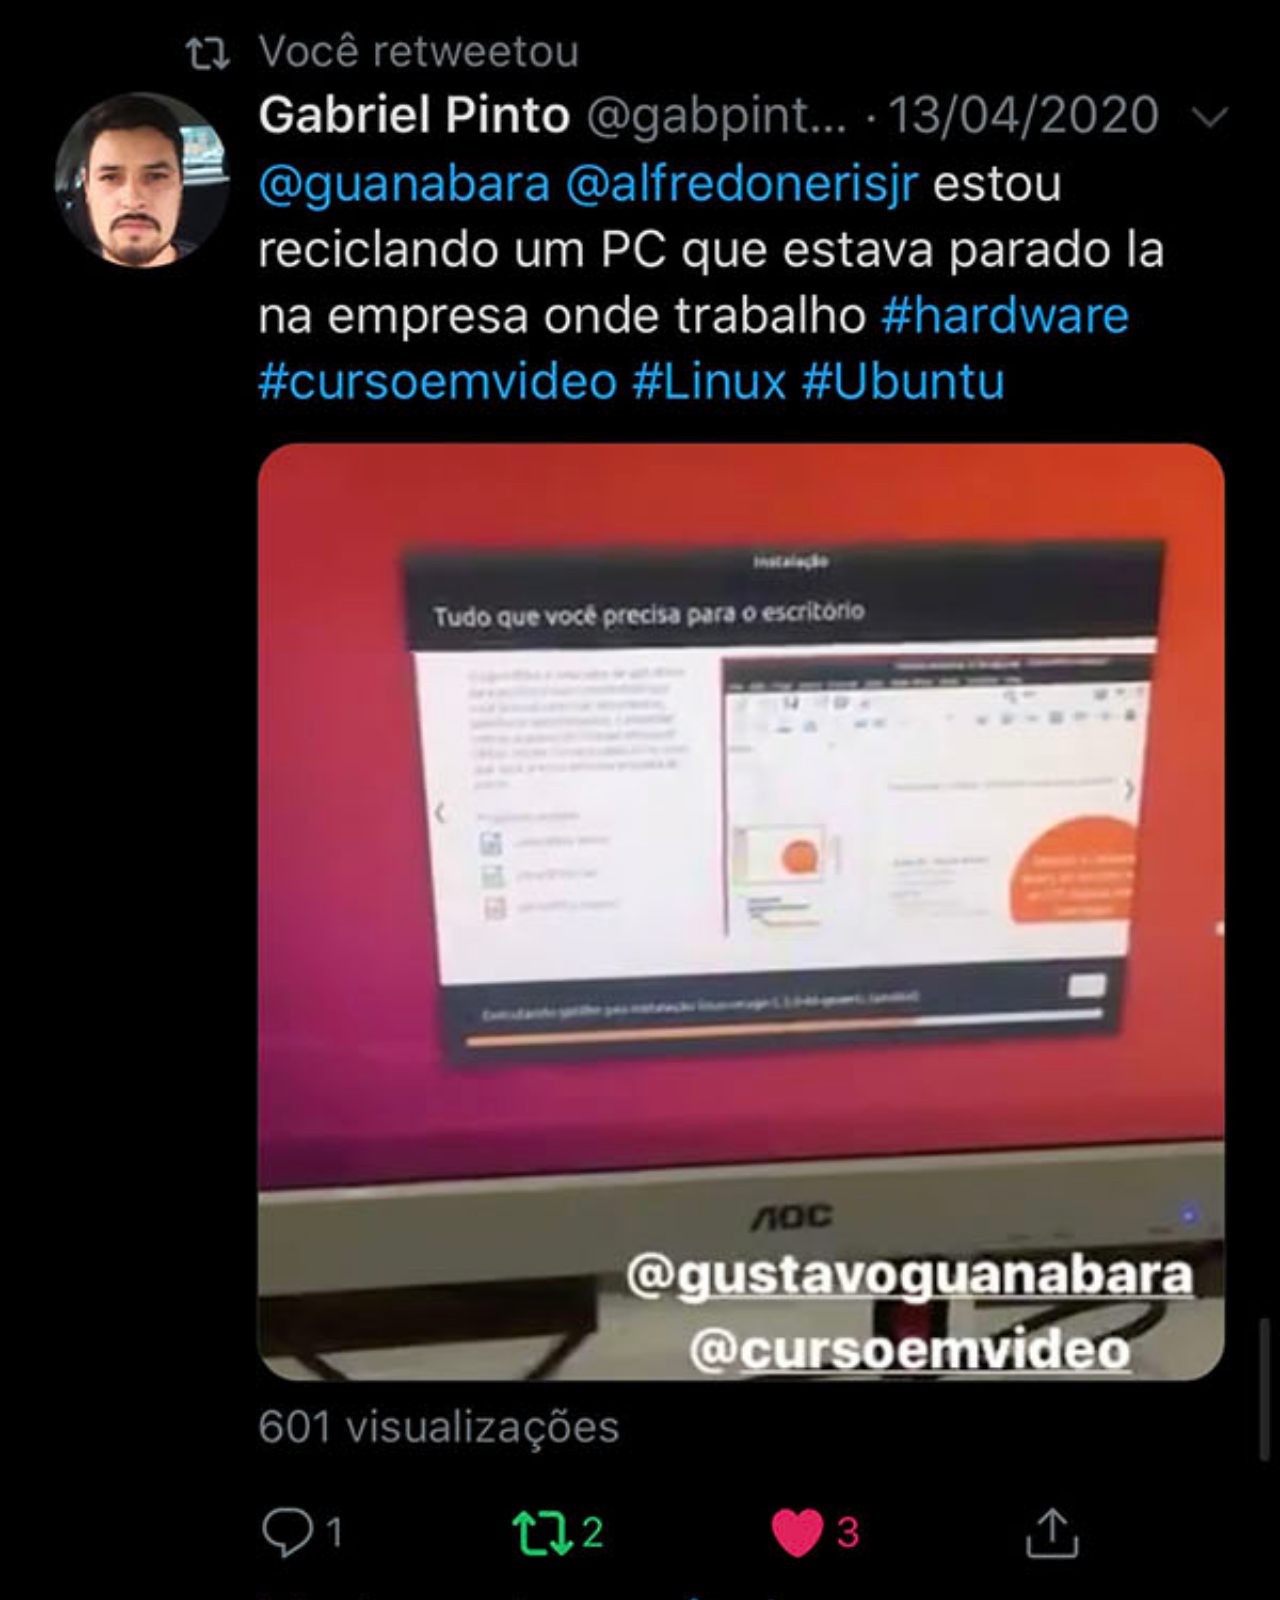
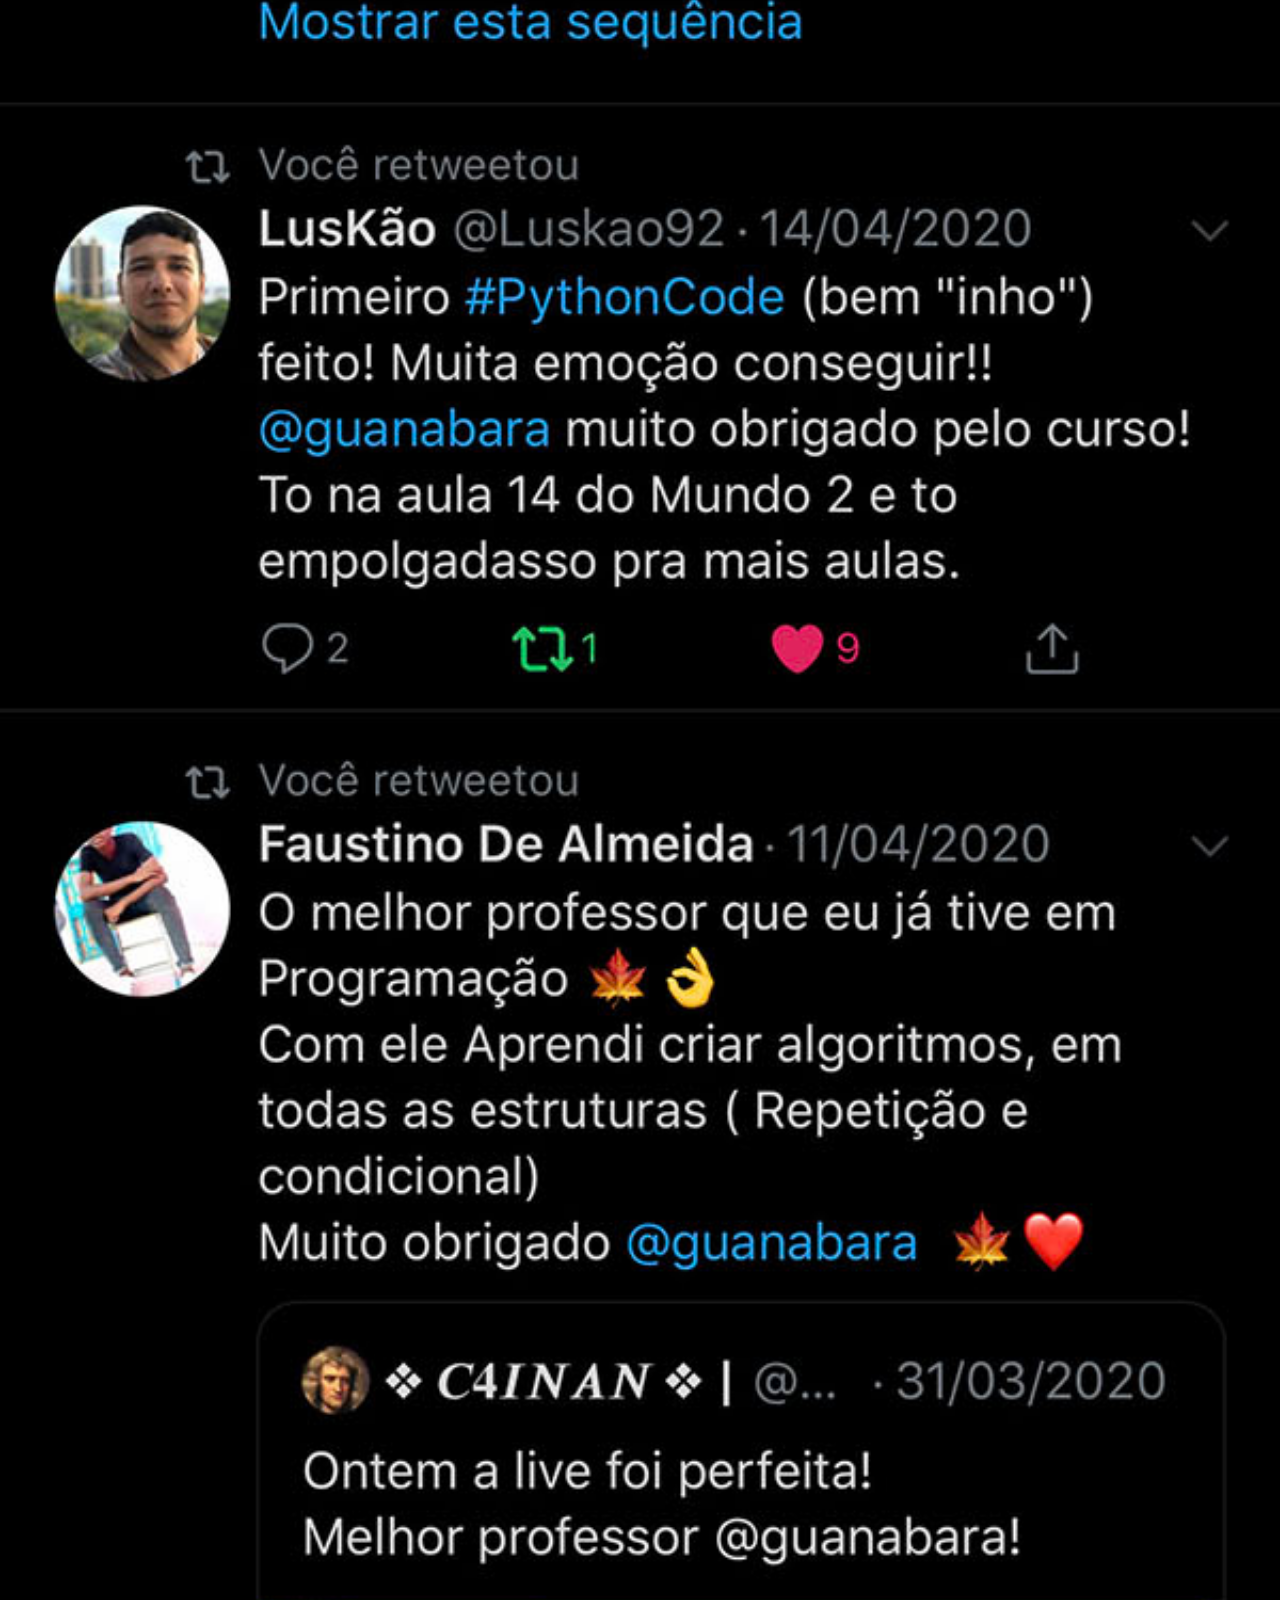
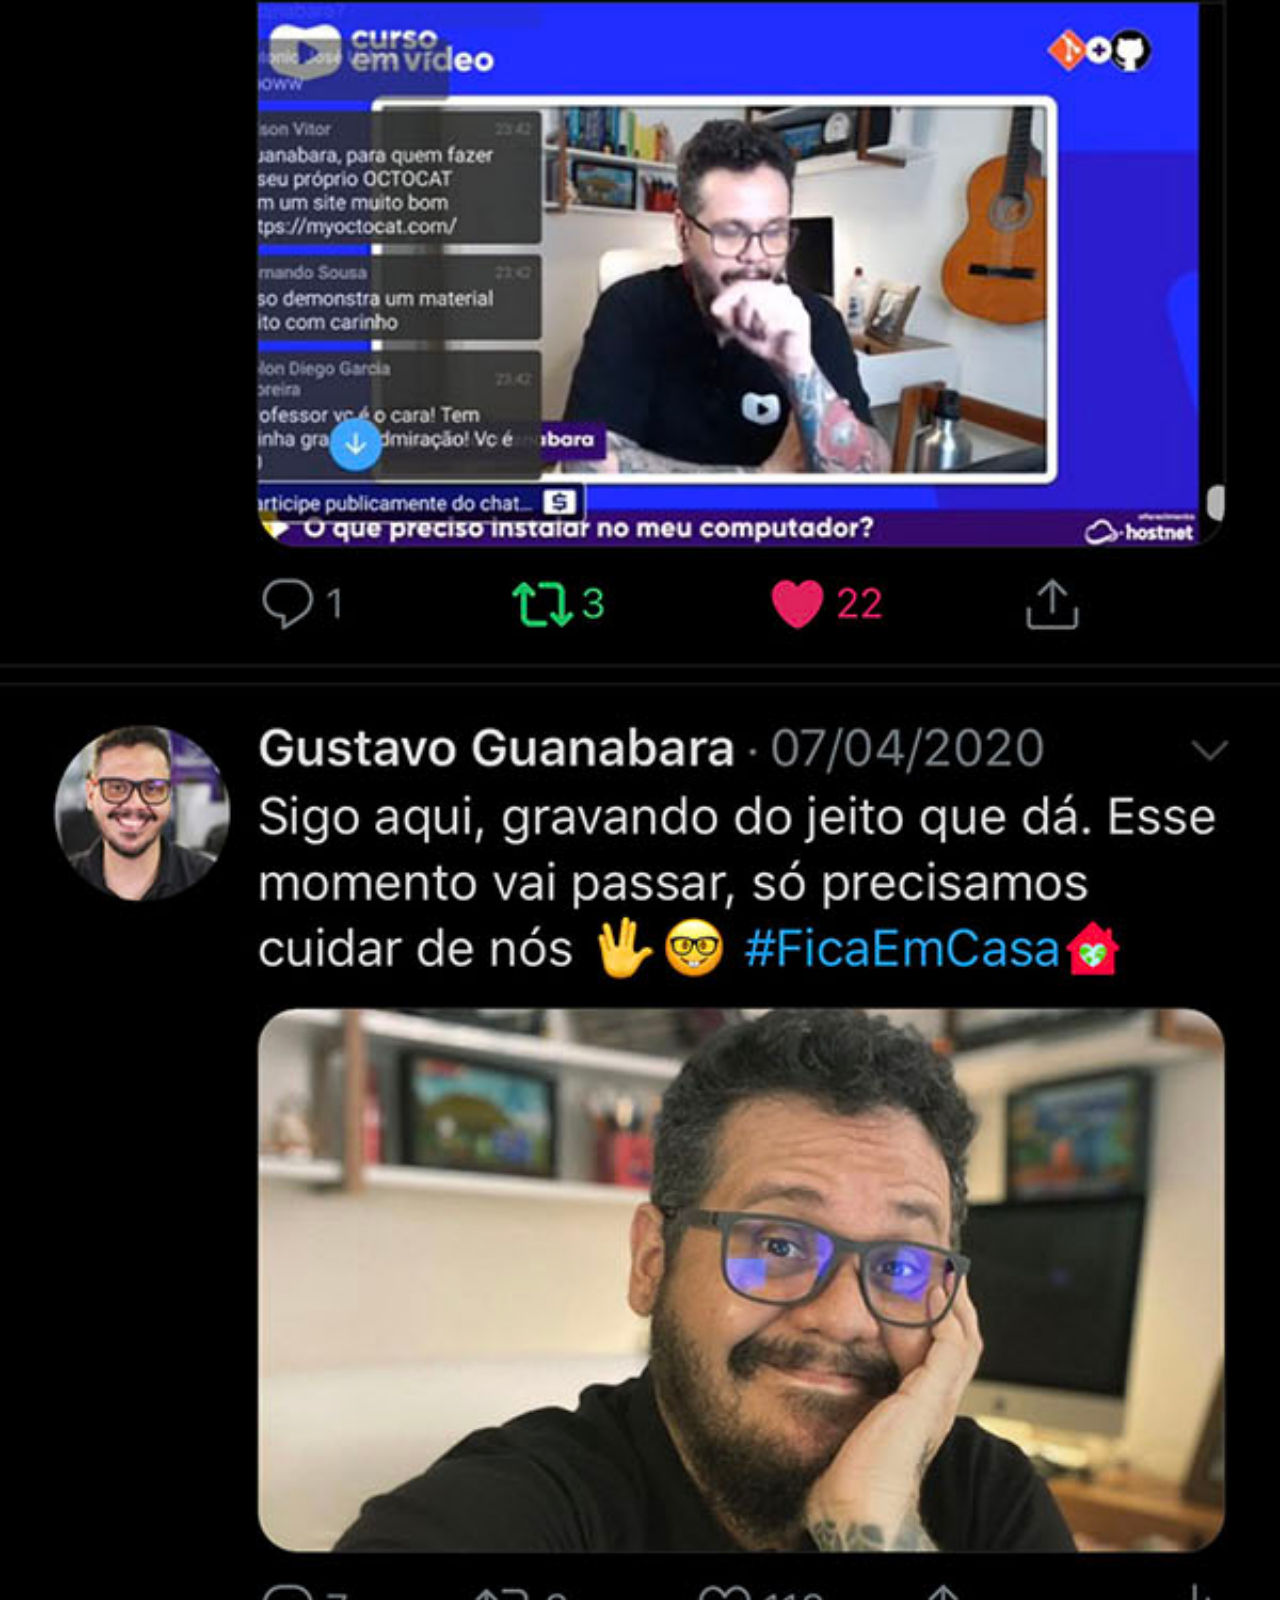
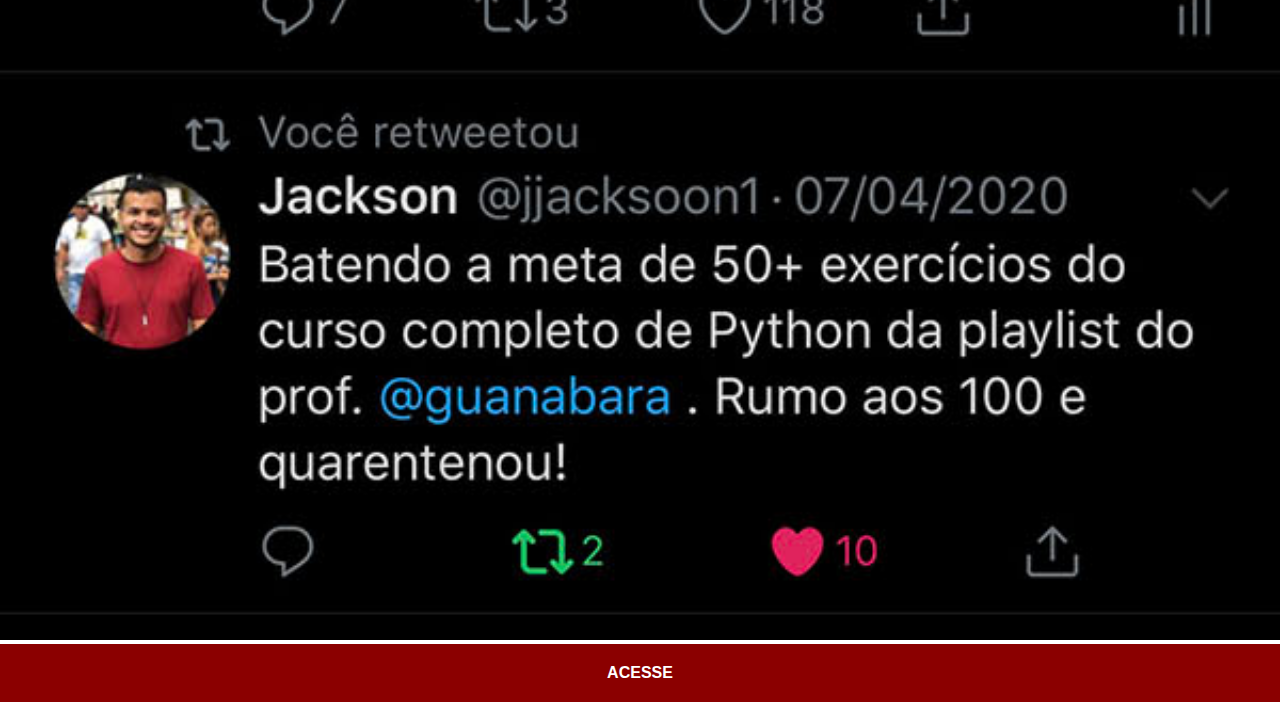
<file: twitter.html>
<!DOCTYPE html>
<html lang="pt-br">
<head>
    <meta charset="UTF-8">
    <meta http-equiv="X-UA-Compatible" content="IE=edge">
    <meta name="viewport" content="width=device-width, initial-scale=1.0">
    <title>Twitter</title>
    <link rel="stylesheet" href="social.css">
</head>
<body>
    <img src="imagens/tela-twitter.jpg" alt="Twitter">
    <a href="https://twitter.com/guanabara" target="_blank">ACESSE</a>
</body>
</html>
</file>
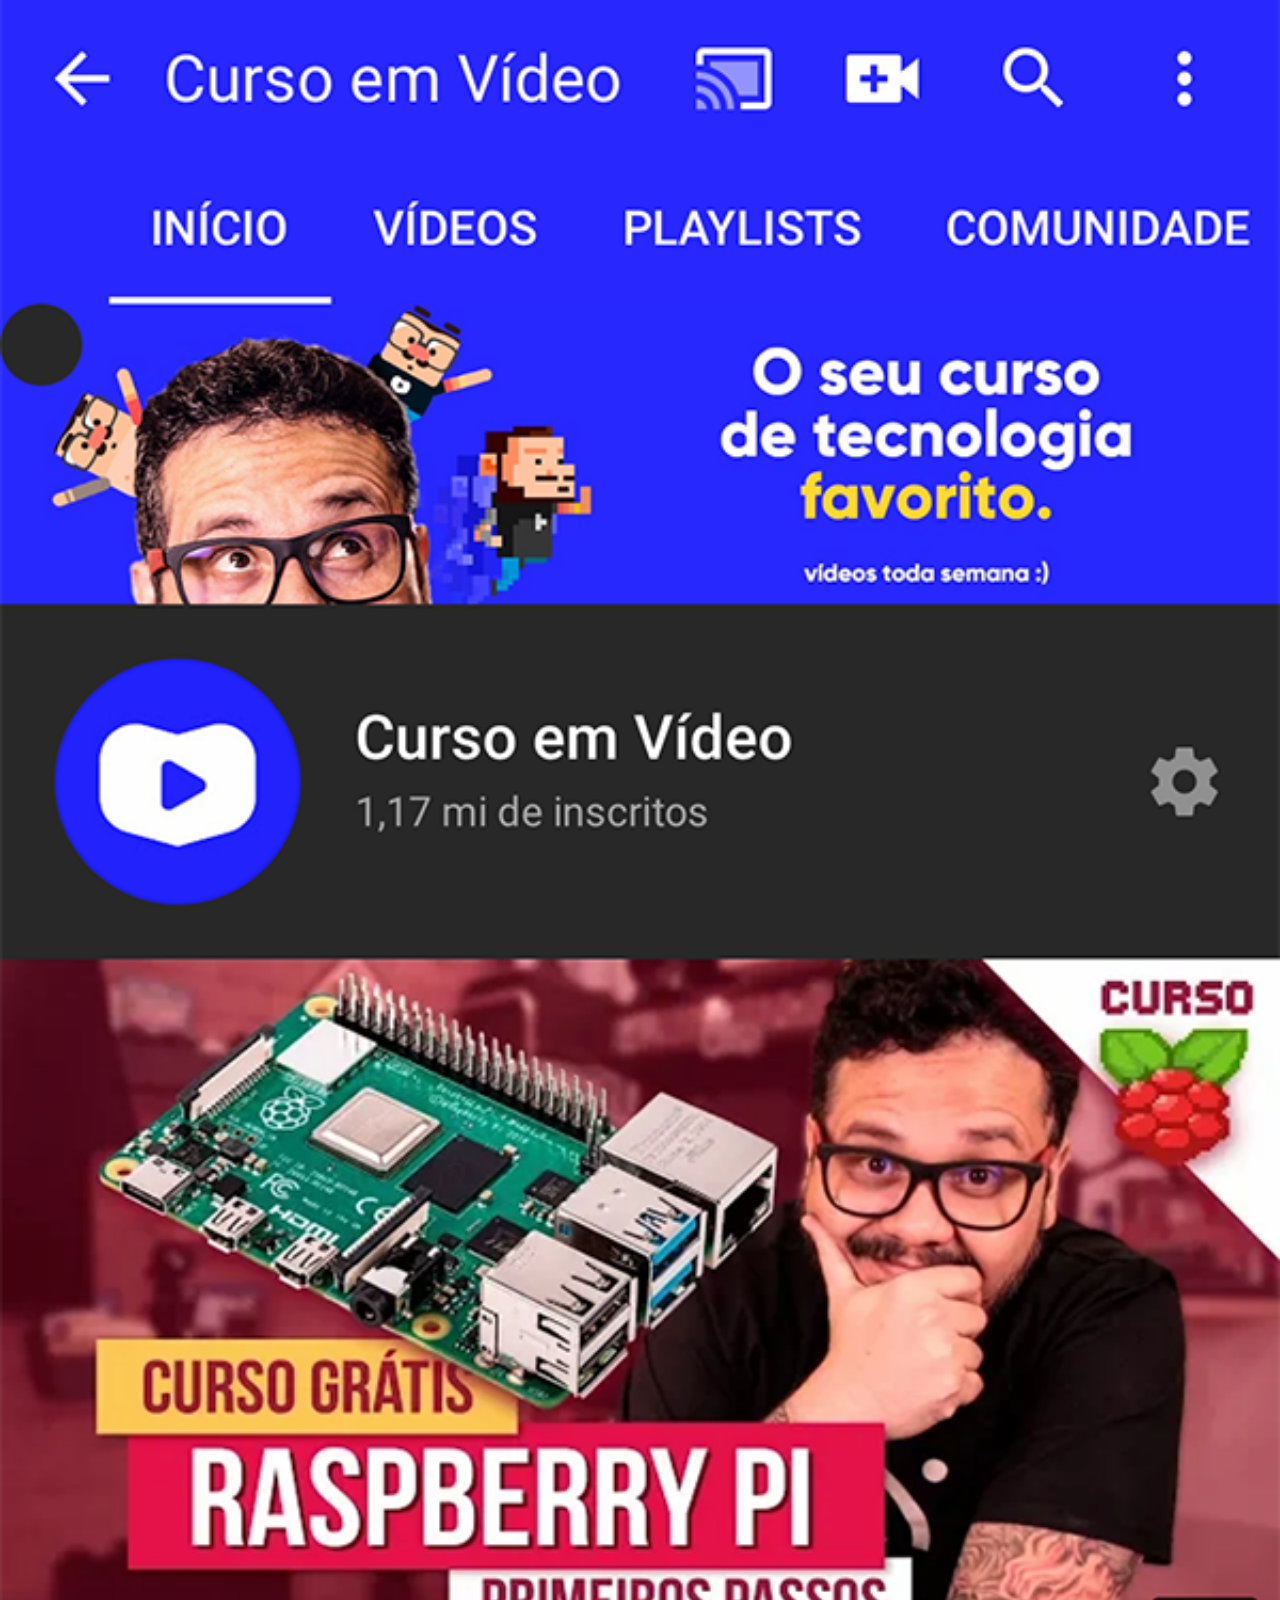
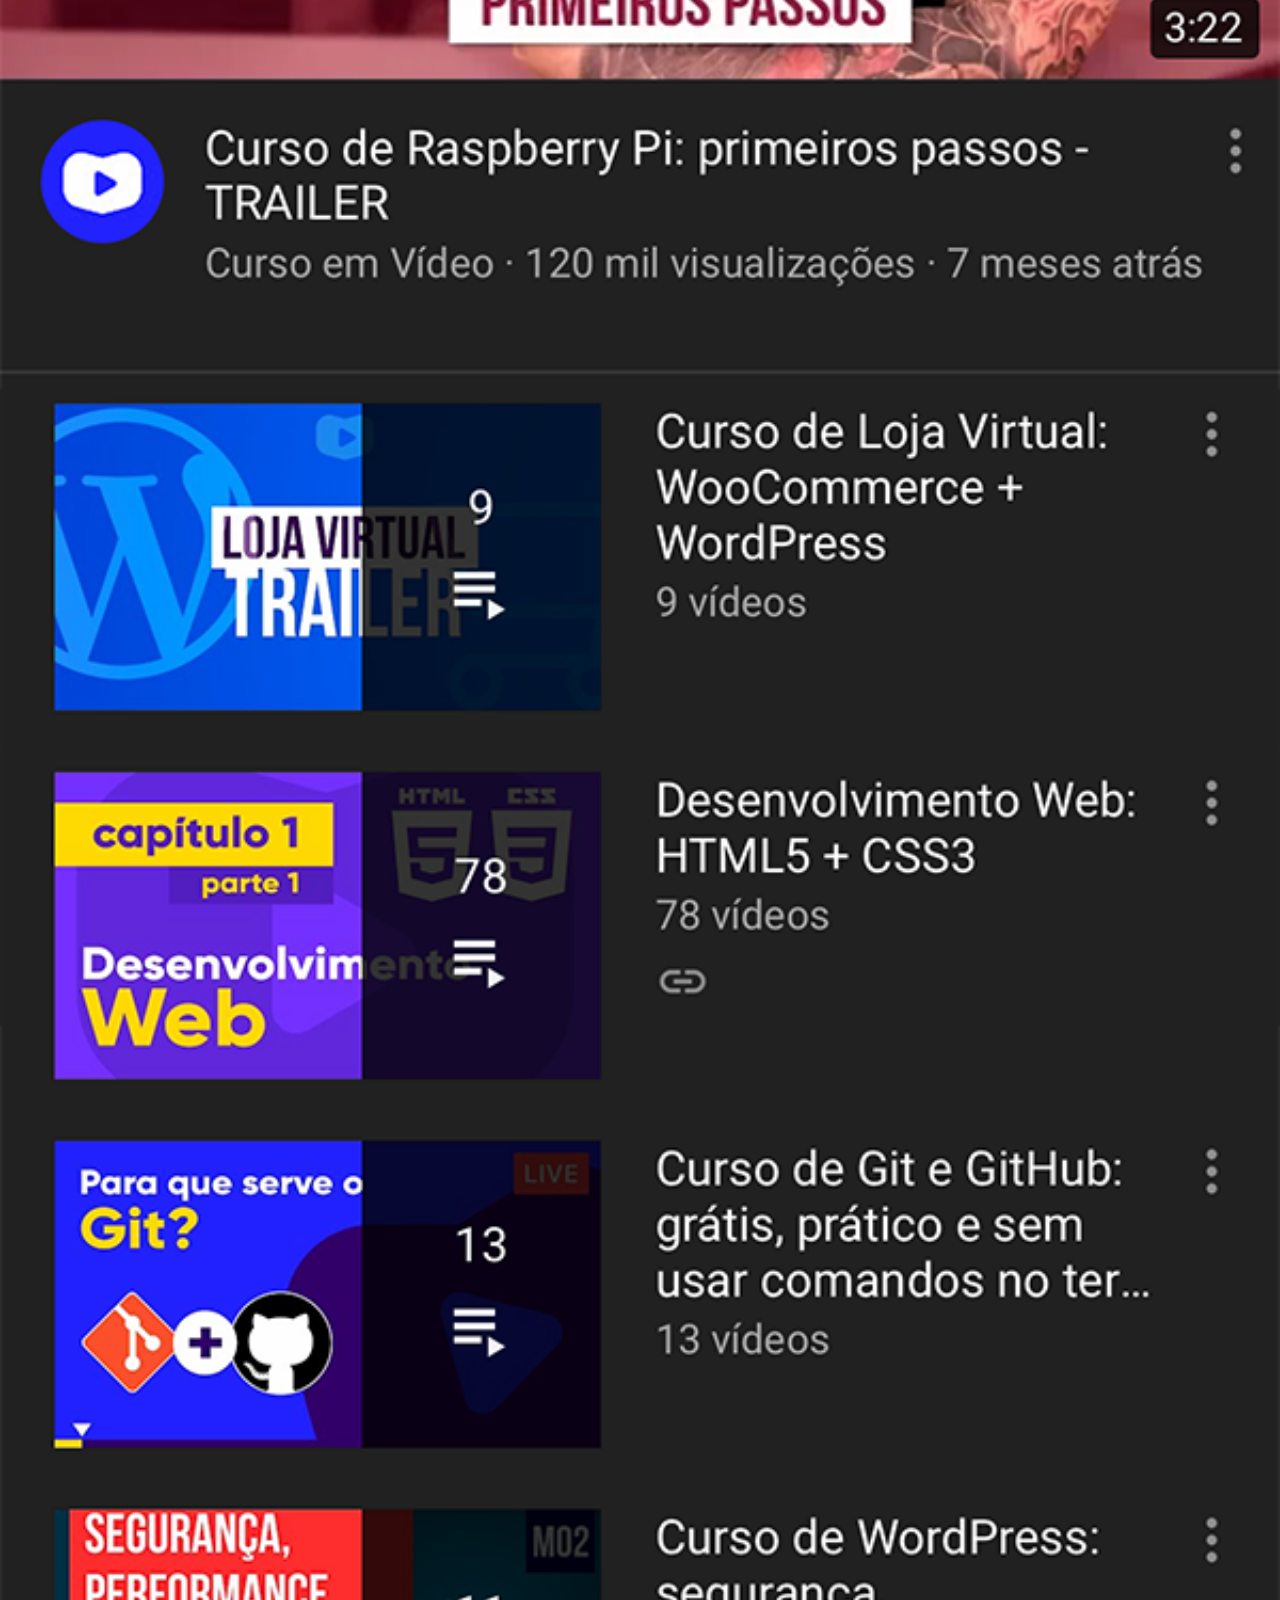
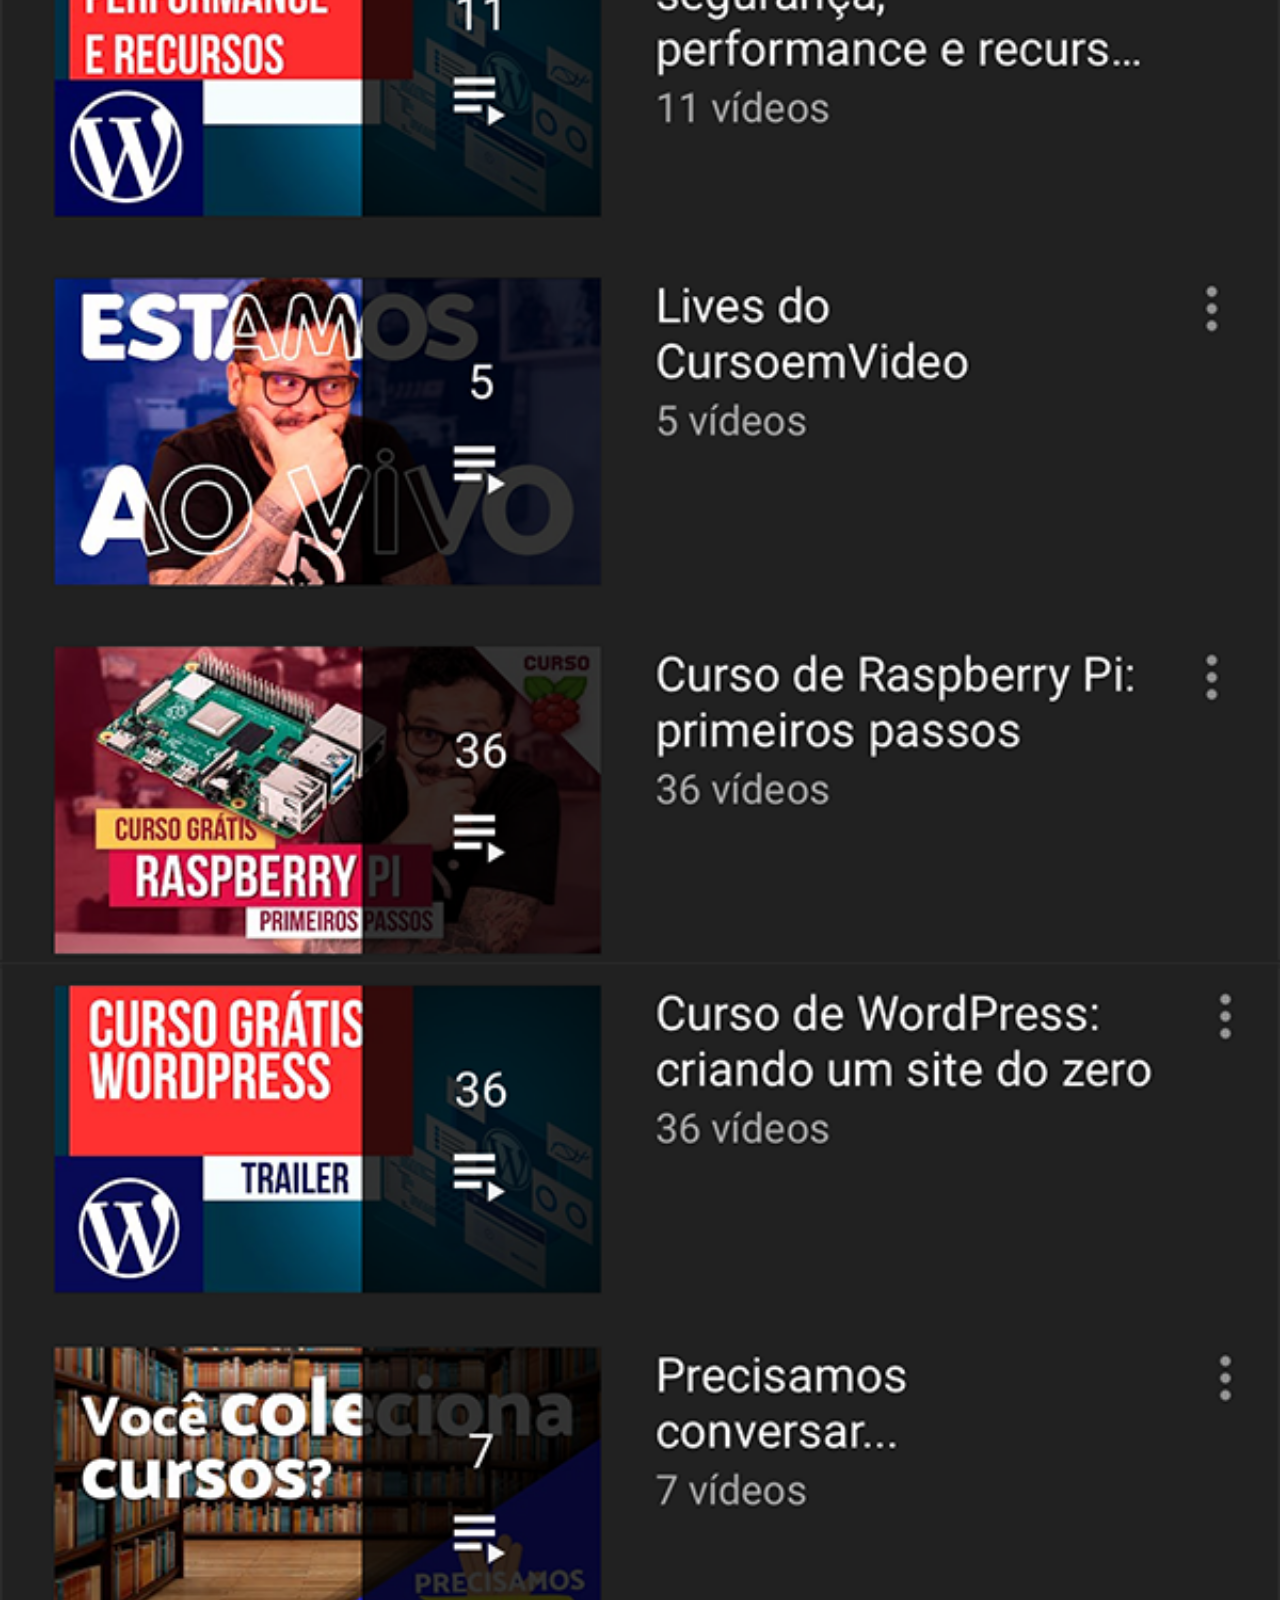
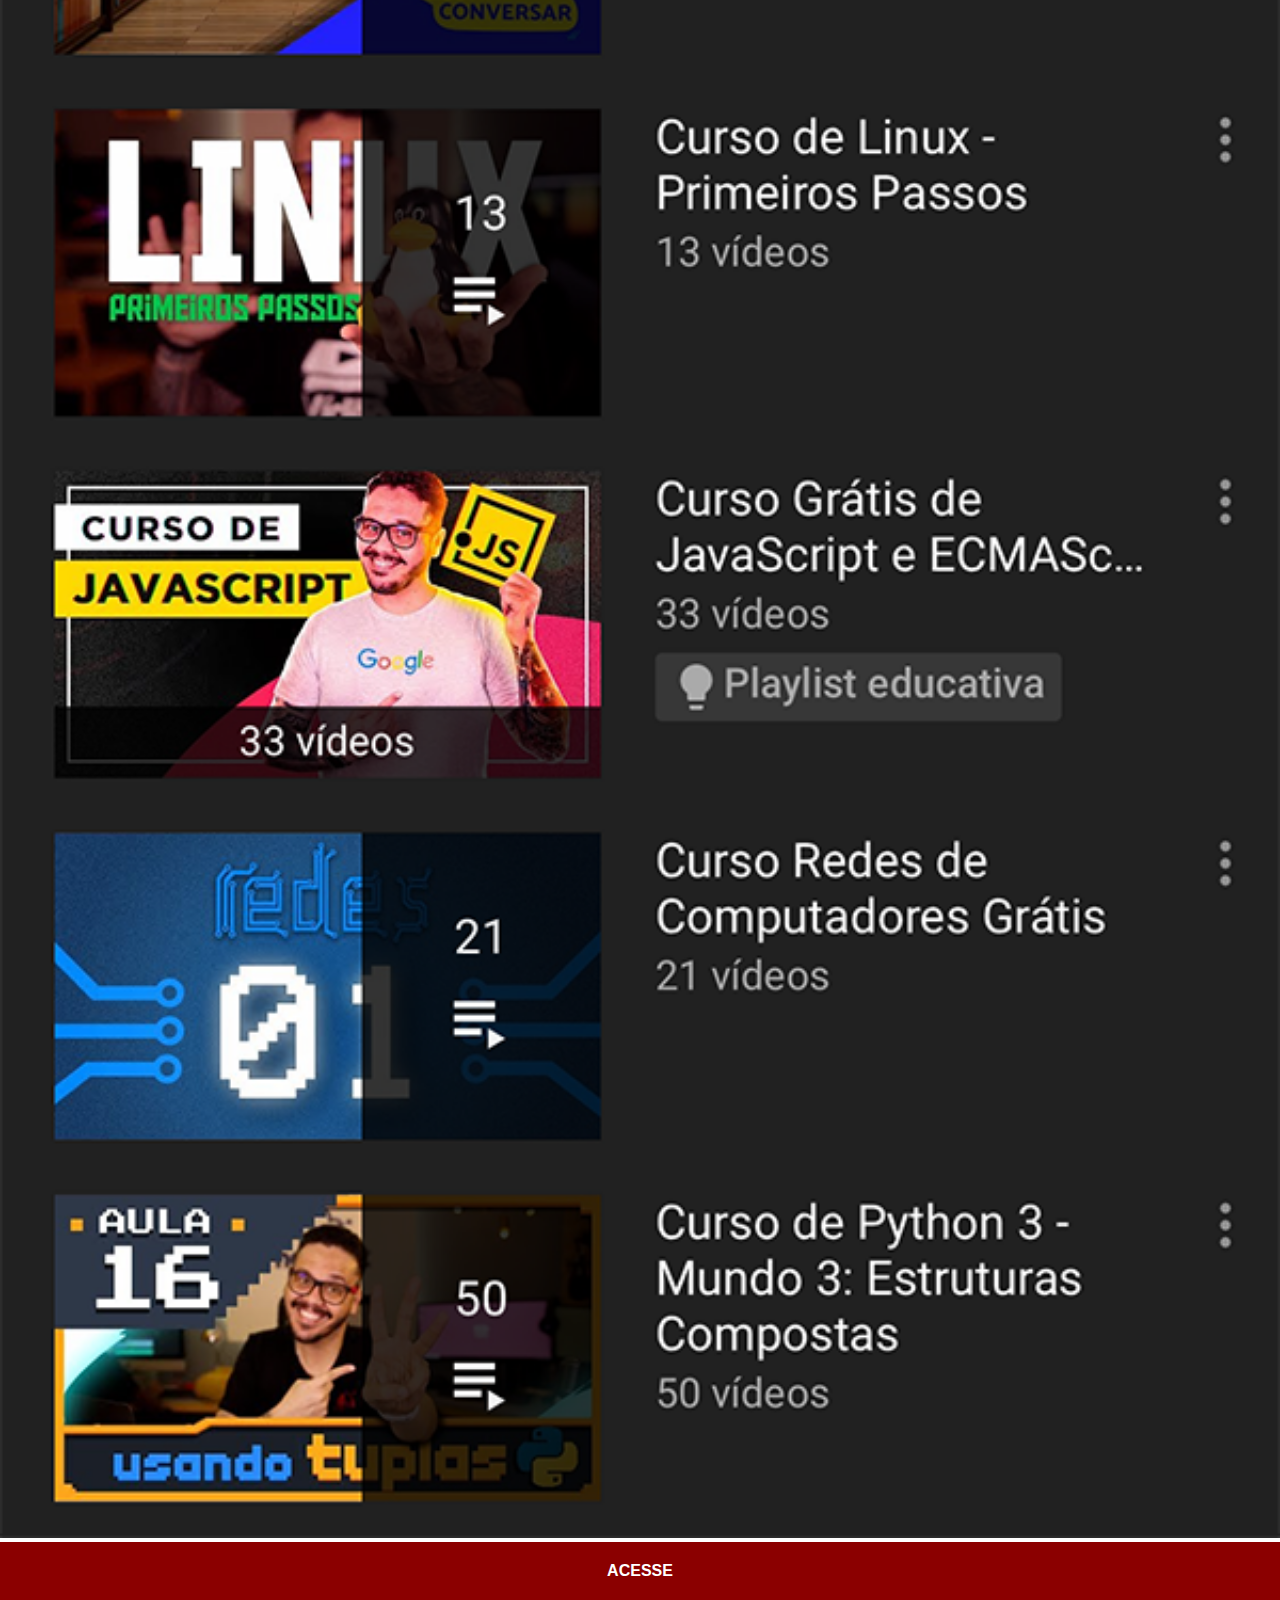
<file: youtube.html>
<!DOCTYPE html>
<html lang="pt-br">
<head>
    <meta charset="UTF-8">
    <meta http-equiv="X-UA-Compatible" content="IE=edge">
    <meta name="viewport" content="width=device-width, initial-scale=1.0">
    <title>Youtube</title>
    <link rel="stylesheet" href="social.css">
</head>
<body>
    <img src="imagens/tela-youtube.png" alt="Youtube">
    <a href="https://www.youtube.com/c/CursoemV%C3%ADdeo" target="_blank">ACESSE</a>
</body>
</html>
</file>
<file: style.css>
* {
    margin: 0px;
    padding: 0px;
    font-family: Arial, Helvetica, sans-serif;
}

html, body {
    height: 100vh;
    width: 100vw;
    background-color: black;
}

body {
    background: url(imagens/fundo-madeira.jpg);
    background-size: cover;
}

main {
    height: 100vh;
    position: relative;
}

section#telefone {
    position: absolute;
    top: 50%;
    left: 50%;
    height: 627px;
    width: 311px;
    transform: translate(-50%, -50%);
    background: url(imagens/frame-iphone.png) no-repeat;
    
}

iframe#tela {
    position: relative;
    top: 80px;
    left: 22px;
    width: 267px;
    height: 471px;
}

section#redes-sociais > a > img {
    width: 50px;
    margin: 10px;
    border-radius: 50%;
    box-shadow: 2px 2px 5px rgba(0, 0, 0, 0.404);
    box-sizing: border-box;
}

section#redes-sociais {
    text-align: right;
}
section#redes-sociais img:hover {
    border: 2px solid white;
    transform: translate(-3px, -3px);
    box-shadow: 5px 5px 10px rgba(0, 0, 0, 0.61);
    transition: trasform 0.2s;
}
</file>
<file: social.css>
* {
    margin: 0px;
    padding: 0px;
    font-family: Arial, Helvetica, sans-serif;
}

::-webkit-scrollbar {
    width: 0px;
    height: 0px;
}

img {
    width: 100vw;
}
a {
    display: block;
    background-color: darkred;
    text-align: center;
    font-weight: bolder;
    text-decoration: none;
    padding: 20px;
    color: white;
}
a:hover {
    background-color: red;
}
</file>
